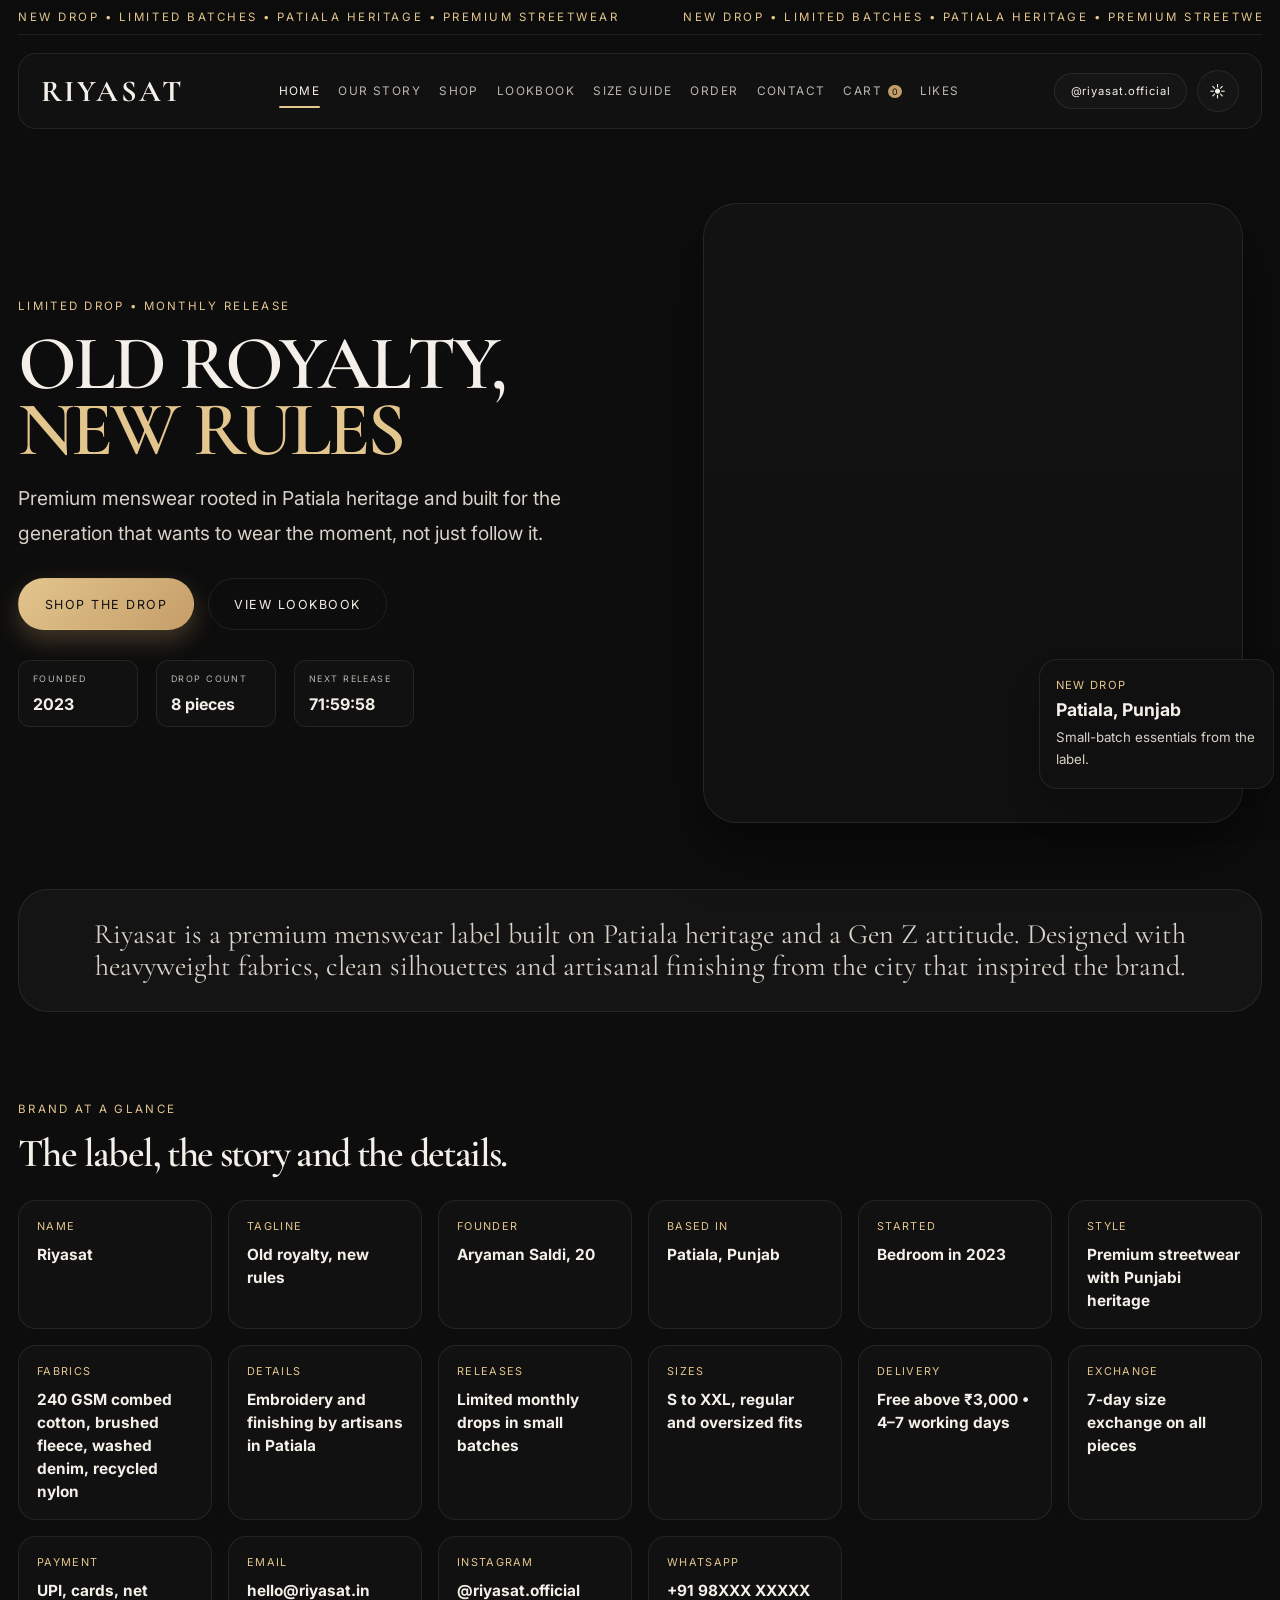
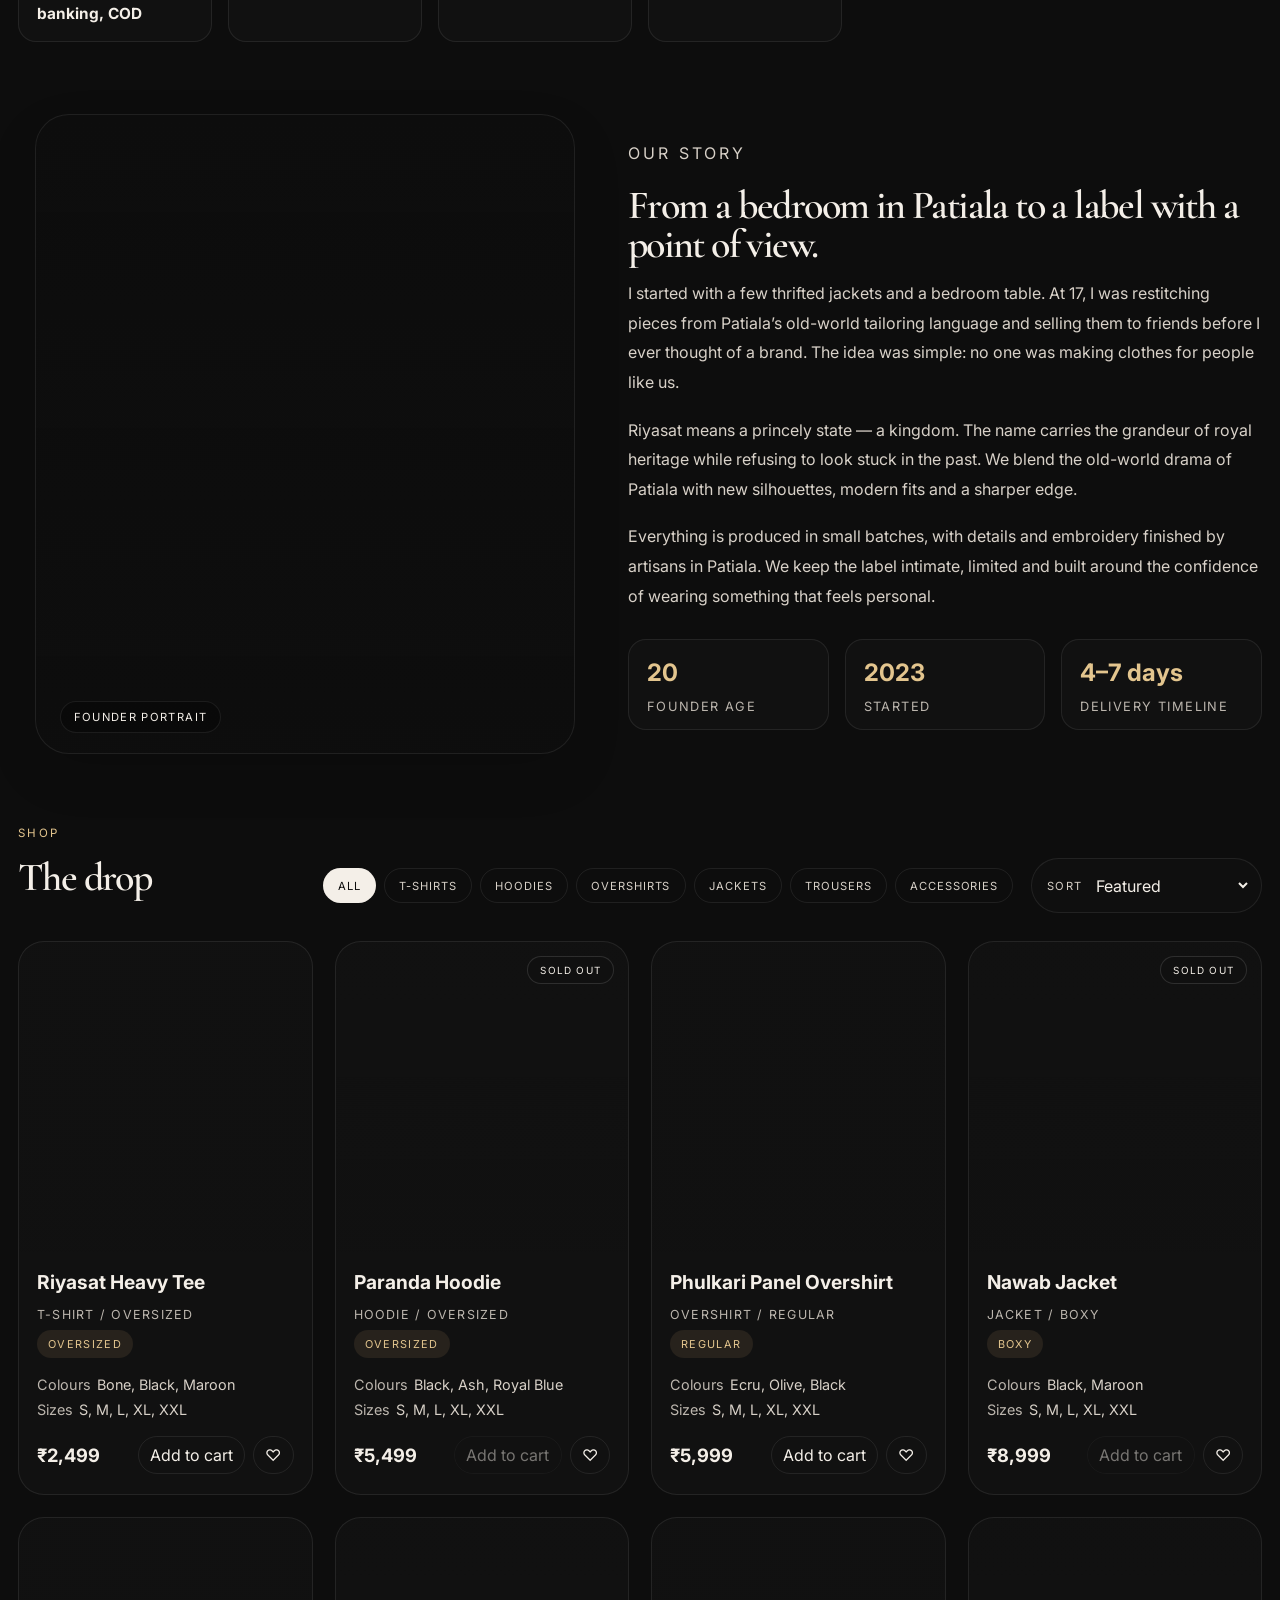
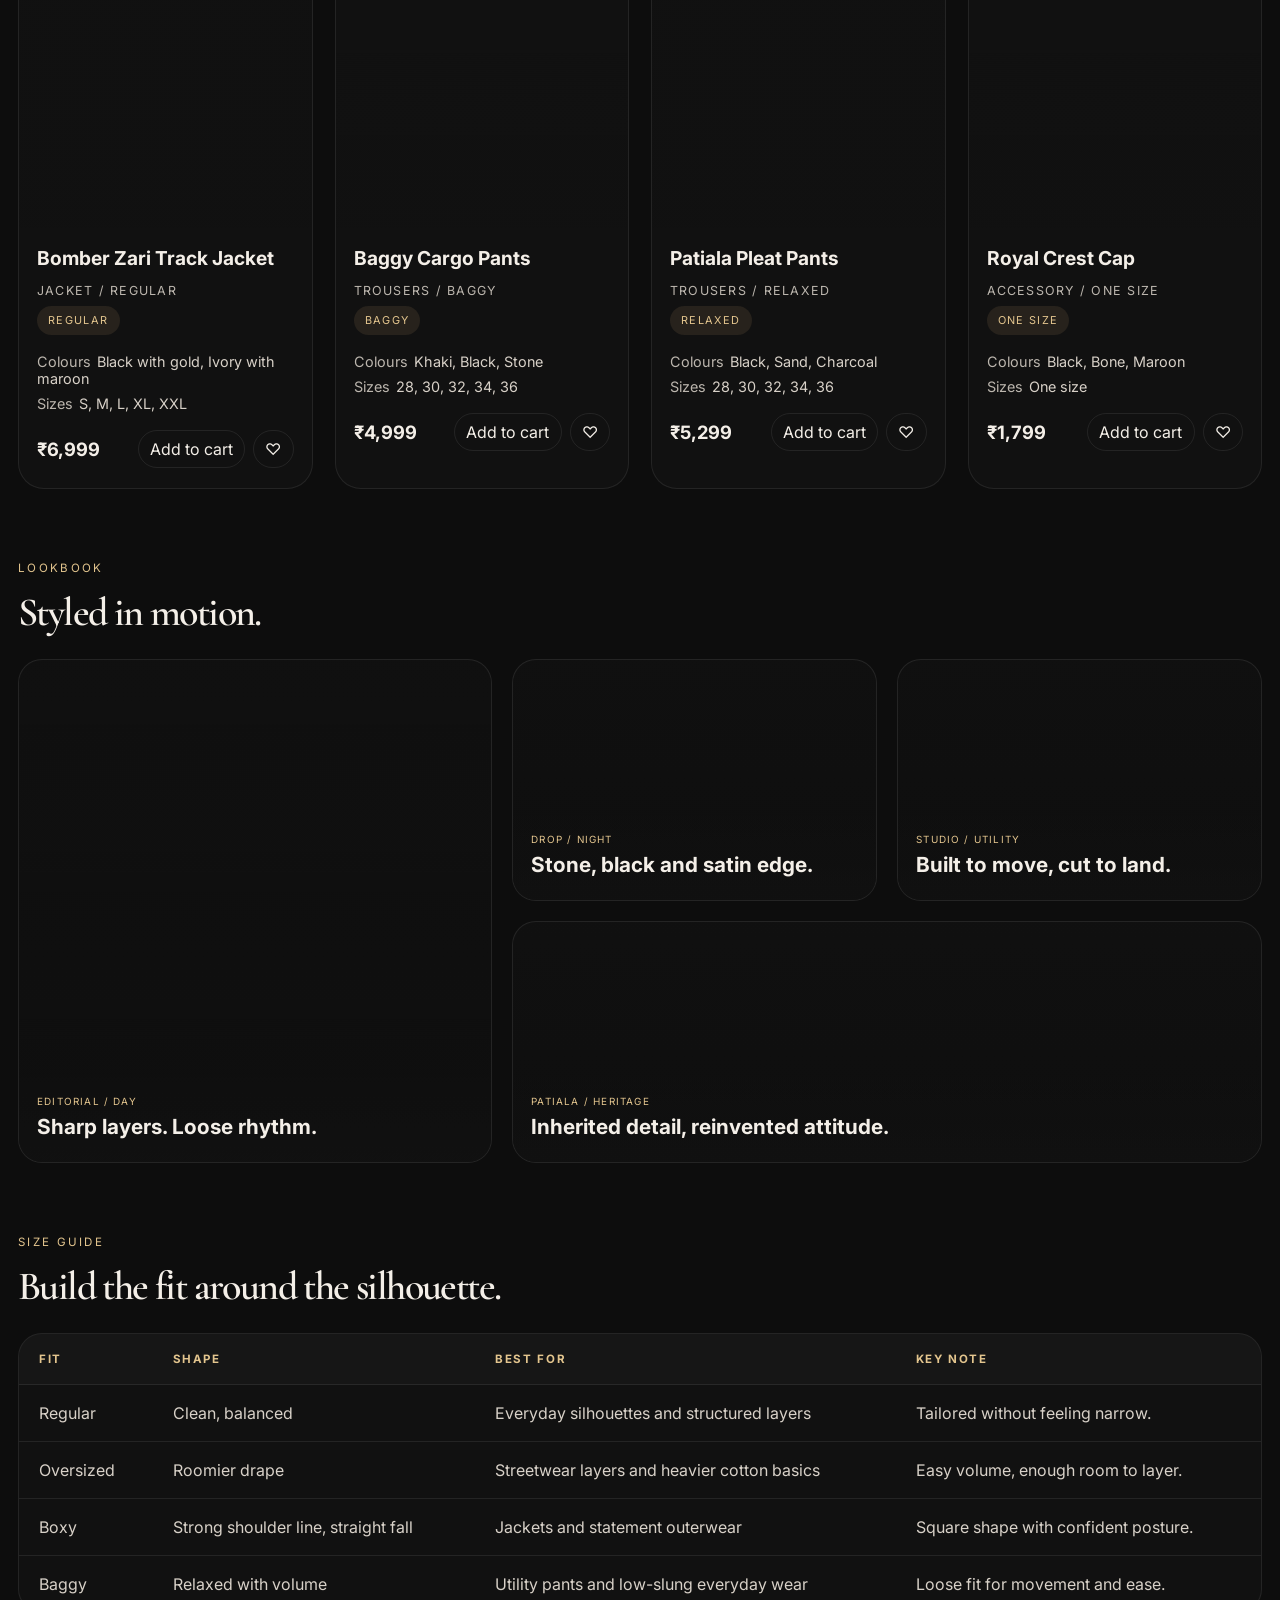
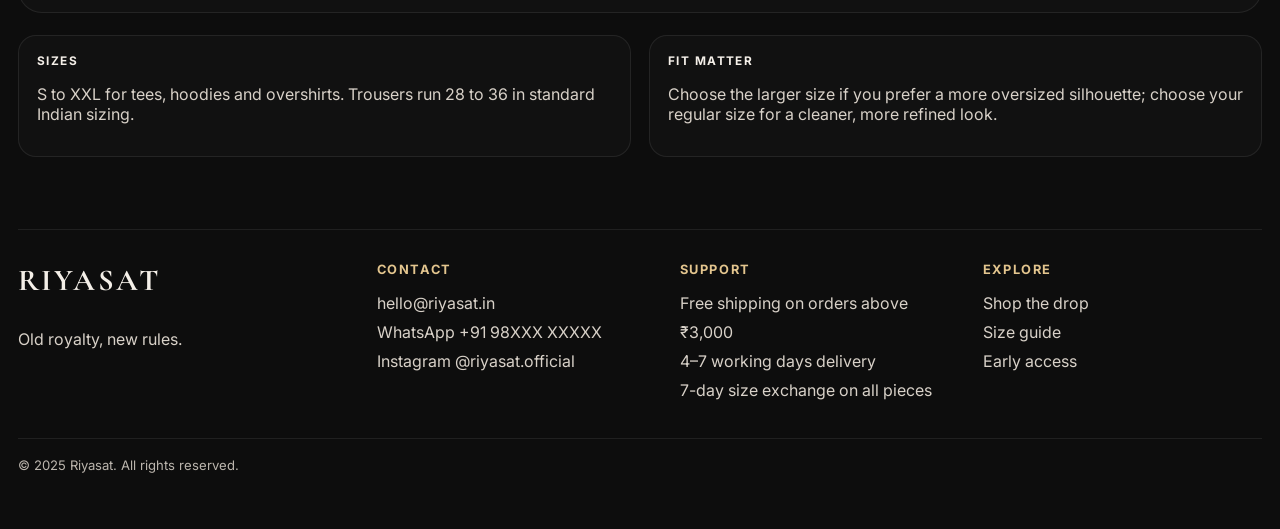
<file: Round 2/index.html>
<!doctype html>
<html lang="en">
  <head>
    <meta charset="UTF-8" />
    <meta name="viewport" content="width=device-width, initial-scale=1.0" />
    <meta
      name="description"
      content="Riyasat brings Patiala heritage into premium modern menswear with limited monthly drops, premium fabrics and rebellious style."
    />

    <link
      rel="shortcut icon"
      href="https://images.unsplash.com/photo-1521572267360-ee0c2909d518?auto=format&fit=crop&w=900&q=80"
      type="image/x-icon"
    />

    <title>Riyasat | Old royalty, new rules</title>
    <link rel="preconnect" href="https://fonts.googleapis.com" />
    <link rel="preconnect" href="https://fonts.gstatic.com" crossorigin />
    <link
      href="https://fonts.googleapis.com/css2?family=Cormorant+Garamond:wght@500;600;700&family=Inter:wght@400;500;600;700;800;900&display=swap"
      rel="stylesheet"
    />
    <link rel="stylesheet" href="styles.css" />
  </head>
  <body data-page="home">
    <div class="page-shell">
      <div data-shared-header></div>

      <main>
        <header id="home" class="hero">
          <div class="hero-copy">
            <p class="eyebrow">Limited drop • monthly release</p>
            <h1>OLD ROYALTY,<br /><span>NEW RULES</span></h1>
            <p class="lead">
              Premium menswear rooted in Patiala heritage and built for the
              generation that wants to wear the moment, not just follow it.
            </p>
            <div class="cta-row">
              <a href="shop.html" class="btn btn-primary">Shop the Drop</a>
              <a href="lookbook.html" class="btn btn-secondary"
                >View Lookbook</a
              >
            </div>
            <div class="hero-meta">
              <div>
                <span>Founded</span>
                <strong>2023</strong>
              </div>
              <div>
                <span>Drop count</span>
                <strong>8 pieces</strong>
              </div>
              <div>
                <span>Next release</span>
                <strong id="countdownText">--:--:--</strong>
              </div>
            </div>
          </div>

          <div class="hero-visual" aria-label="Riyasat product editorial image">
            <div class="hero-card hero-card-large">
              <div class="hero-image image-one"></div>
            </div>
            <div class="floating-card">
              <span>New Drop</span>
              <strong>Patiala, Punjab</strong>
              <small>Small-batch essentials from the label.</small>
            </div>
          </div>
        </header>

        <section class="brand-statement">
          <p>
            Riyasat is a premium menswear label built on Patiala heritage and a
            Gen Z attitude. Designed with heavyweight fabrics, clean silhouettes
            and artisanal finishing from the city that inspired the brand.
          </p>
        </section>

        <section class="brand-glance section-block">
          <div class="section-heading single-line">
            <div>
              <p class="section-tag">Brand at a glance</p>
              <h2>The label, the story and the details.</h2>
            </div>
          </div>
          <div class="glance-grid">
            <div class="glance-card">
              <span>Name</span><strong>Riyasat</strong>
            </div>
            <div class="glance-card">
              <span>Tagline</span><strong>Old royalty, new rules</strong>
            </div>
            <div class="glance-card">
              <span>Founder</span><strong>Aryaman Saldi, 20</strong>
            </div>
            <div class="glance-card">
              <span>Based in</span><strong>Patiala, Punjab</strong>
            </div>
            <div class="glance-card">
              <span>Started</span><strong>Bedroom in 2023</strong>
            </div>
            <div class="glance-card">
              <span>Style</span
              ><strong>Premium streetwear with Punjabi heritage</strong>
            </div>
            <div class="glance-card">
              <span>Fabrics</span
              ><strong
                >240 GSM combed cotton, brushed fleece, washed denim, recycled
                nylon</strong
              >
            </div>
            <div class="glance-card">
              <span>Details</span
              ><strong>Embroidery and finishing by artisans in Patiala</strong>
            </div>
            <div class="glance-card">
              <span>Releases</span
              ><strong>Limited monthly drops in small batches</strong>
            </div>
            <div class="glance-card">
              <span>Sizes</span
              ><strong>S to XXL, regular and oversized fits</strong>
            </div>
            <div class="glance-card">
              <span>Delivery</span
              ><strong>Free above ₹3,000 • 4–7 working days</strong>
            </div>
            <div class="glance-card">
              <span>Exchange</span
              ><strong>7-day size exchange on all pieces</strong>
            </div>
            <div class="glance-card">
              <span>Payment</span><strong>UPI, cards, net banking, COD</strong>
            </div>
            <div class="glance-card">
              <span>Email</span><strong>hello@riyasat.in</strong>
            </div>
            <div class="glance-card">
              <span>Instagram</span><strong>@riyasat.official</strong>
            </div>
            <div class="glance-card">
              <span>WhatsApp</span><strong>+91 98XXX XXXXX</strong>
            </div>
          </div>
        </section>

        <section id="story" class="story section-block">
          <div class="story-media">
            <div class="founder-visual">
              <div class="founder-photo">
                <span>Founder portrait</span>
              </div>
            </div>
          </div>
          <div class="story-copy">
            <p class="section-tag">Our story</p>
            <h2>From a bedroom in Patiala to a label with a point of view.</h2>
            <p>
              I started with a few thrifted jackets and a bedroom table. At 17,
              I was restitching pieces from Patiala’s old-world tailoring
              language and selling them to friends before I ever thought of a
              brand. The idea was simple: no one was making clothes for people
              like us.
            </p>
            <p>
              Riyasat means a princely state — a kingdom. The name carries the
              grandeur of royal heritage while refusing to look stuck in the
              past. We blend the old-world drama of Patiala with new
              silhouettes, modern fits and a sharper edge.
            </p>
            <p>
              Everything is produced in small batches, with details and
              embroidery finished by artisans in Patiala. We keep the label
              intimate, limited and built around the confidence of wearing
              something that feels personal.
            </p>
            <div class="story-facts">
              <div>
                <strong>20</strong>
                <span>Founder age</span>
              </div>
              <div>
                <strong>2023</strong>
                <span>Started</span>
              </div>
              <div>
                <strong>4–7 days</strong>
                <span>Delivery timeline</span>
              </div>
            </div>
          </div>
        </section>

        <section id="shop" class="shop section-block">
          <div class="section-heading">
            <div>
              <p class="section-tag">Shop</p>
              <h2>The drop</h2>
            </div>
            <div class="shop-controls">
              <div
                class="filter-group"
                role="tablist"
                aria-label="Filter by category"
              >
                <button
                  class="filter-button is-active"
                  data-filter="all"
                  type="button"
                >
                  All
                </button>
                <button
                  class="filter-button"
                  data-filter="t-shirt"
                  type="button"
                >
                  T-shirts
                </button>
                <button
                  class="filter-button"
                  data-filter="hoodie"
                  type="button"
                >
                  Hoodies
                </button>
                <button
                  class="filter-button"
                  data-filter="overshirt"
                  type="button"
                >
                  Overshirts
                </button>
                <button
                  class="filter-button"
                  data-filter="jacket"
                  type="button"
                >
                  Jackets
                </button>
                <button
                  class="filter-button"
                  data-filter="trousers"
                  type="button"
                >
                  Trousers
                </button>
                <button
                  class="filter-button"
                  data-filter="accessory"
                  type="button"
                >
                  Accessories
                </button>
              </div>
              <label class="sort-wrap" aria-label="Sort products by price">
                <span>Sort</span>
                <select id="sortSelect">
                  <option value="featured">Featured</option>
                  <option value="low-high">Price: Low to High</option>
                  <option value="high-low">Price: High to Low</option>
                </select>
              </label>
            </div>
          </div>
          <div id="productGrid" class="product-grid" aria-live="polite"></div>
        </section>

        <section id="lookbook" class="lookbook section-block">
          <div class="section-heading single-line">
            <div>
              <p class="section-tag">Lookbook</p>
              <h2>Styled in motion.</h2>
            </div>
          </div>
          <div class="lookbook-grid">
            <article class="lookbook-card tall">
              <div class="lookbook-image image-two"></div>
              <div class="lookbook-copy">
                <span>Editorial / Day</span>
                <h3>Sharp layers. Loose rhythm.</h3>
              </div>
            </article>
            <article class="lookbook-card">
              <div class="lookbook-image image-three"></div>
              <div class="lookbook-copy">
                <span>Drop / Night</span>
                <h3>Stone, black and satin edge.</h3>
              </div>
            </article>
            <article class="lookbook-card">
              <div class="lookbook-image image-four"></div>
              <div class="lookbook-copy">
                <span>Studio / Utility</span>
                <h3>Built to move, cut to land.</h3>
              </div>
            </article>
            <article class="lookbook-card wide">
              <div class="lookbook-image image-five"></div>
              <div class="lookbook-copy">
                <span>Patiala / Heritage</span>
                <h3>Inherited detail, reinvented attitude.</h3>
              </div>
            </article>
          </div>
        </section>

        <section id="guide" class="size-guide section-block">
          <div class="section-heading single-line">
            <div>
              <p class="section-tag">Size guide</p>
              <h2>Build the fit around the silhouette.</h2>
            </div>
          </div>
          <div class="guide-table-wrap">
            <table>
              <thead>
                <tr>
                  <th>Fit</th>
                  <th>Shape</th>
                  <th>Best for</th>
                  <th>Key note</th>
                </tr>
              </thead>
              <tbody>
                <tr>
                  <td>Regular</td>
                  <td>Clean, balanced</td>
                  <td>Everyday silhouettes and structured layers</td>
                  <td>Tailored without feeling narrow.</td>
                </tr>
                <tr>
                  <td>Oversized</td>
                  <td>Roomier drape</td>
                  <td>Streetwear layers and heavier cotton basics</td>
                  <td>Easy volume, enough room to layer.</td>
                </tr>
                <tr>
                  <td>Boxy</td>
                  <td>Strong shoulder line, straight fall</td>
                  <td>Jackets and statement outerwear</td>
                  <td>Square shape with confident posture.</td>
                </tr>
                <tr>
                  <td>Baggy</td>
                  <td>Relaxed with volume</td>
                  <td>Utility pants and low-slung everyday wear</td>
                  <td>Loose fit for movement and ease.</td>
                </tr>
              </tbody>
            </table>
          </div>
          <div class="size-notes">
            <div>
              <strong>Sizes</strong>
              <p>
                S to XXL for tees, hoodies and overshirts. Trousers run 28 to 36
                in standard Indian sizing.
              </p>
            </div>
            <div>
              <strong>Fit matter</strong>
              <p>
                Choose the larger size if you prefer a more oversized
                silhouette; choose your regular size for a cleaner, more refined
                look.
              </p>
            </div>
          </div>
        </section>

      </main>

      <div data-shared-footer></div>
    </div>

    <div id="quickViewModal" class="modal hidden" aria-hidden="true">
      <div class="modal-backdrop" data-close="true"></div>
      <div
        class="modal-card"
        role="dialog"
        aria-modal="true"
        aria-labelledby="modalTitle"
      >
        <button class="modal-close" type="button" aria-label="Close quick view">
          ×
        </button>
        <div class="modal-media">
          <div class="quick-view-image"></div>
        </div>
        <div class="modal-copy">
          <p class="section-tag" id="modalCategory">Product</p>
          <h3 id="modalTitle">Title</h3>
          <p class="modal-price" id="modalPrice">₹0</p>
          <ul class="modal-specs" id="modalSpecs"></ul>
          <button class="btn btn-primary modal-cta" type="button">
            Continue to order
          </button>
        </div>
      </div>
    </div>

    <script src="products.js"></script><script src="script.js"></script><script src="pages.js"></script>
  </body>
</html>
</file>
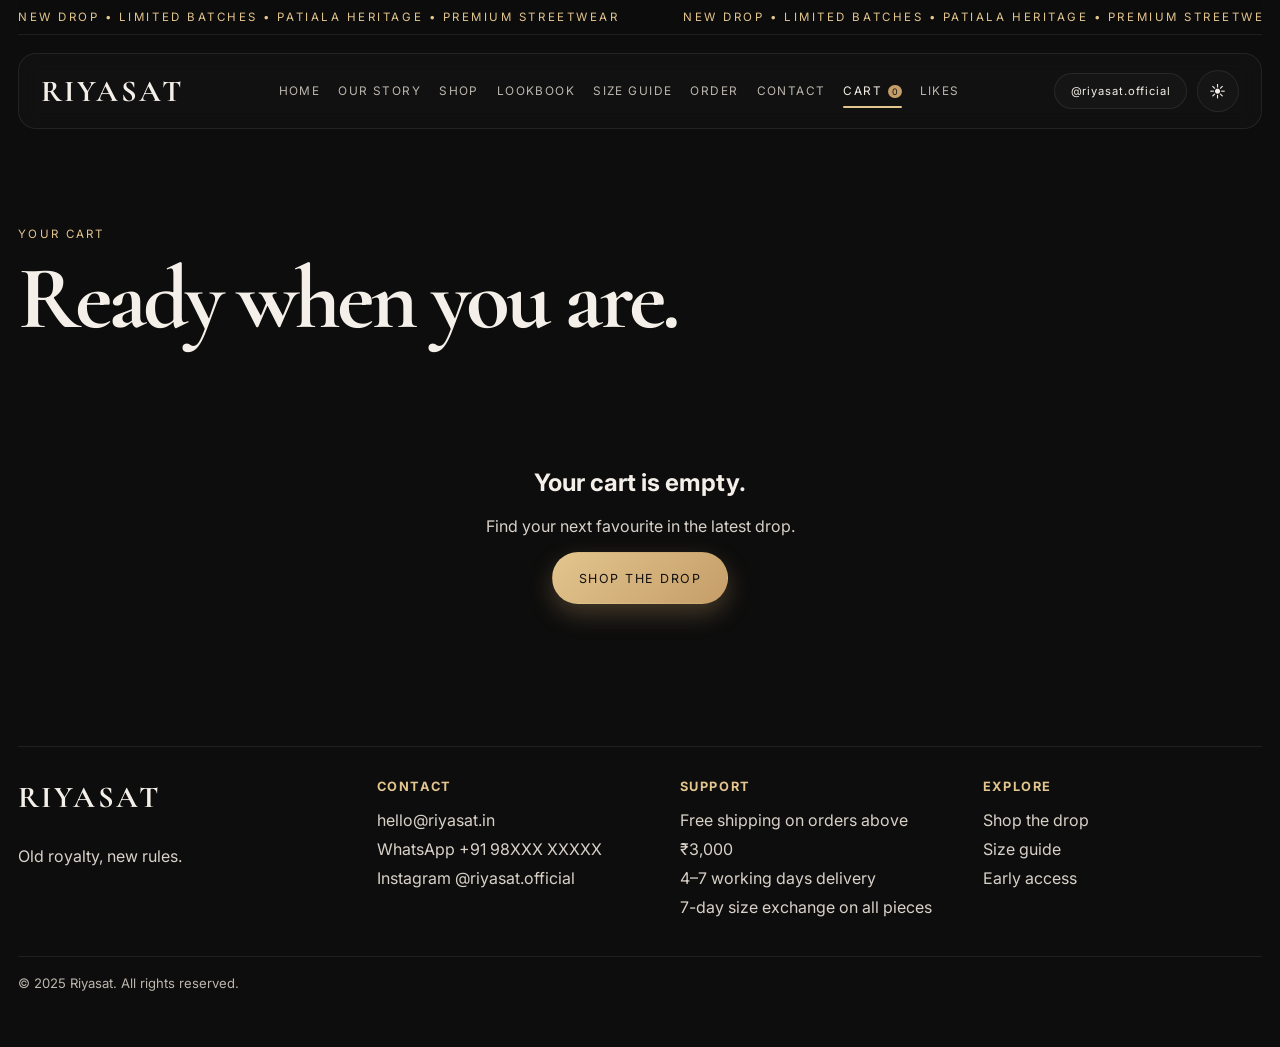
<file: Round 2/cart.html>
<!DOCTYPE html>
<html lang="en">
<head>
  <meta charset="UTF-8"><meta name="viewport" content="width=device-width, initial-scale=1">
  <meta name="description" content="Your Riyasat cart.">
  <title>Your Cart | Riyasat</title>
  <link rel="preconnect" href="https://fonts.googleapis.com"><link rel="preconnect" href="https://fonts.gstatic.com" crossorigin>
  <link href="https://fonts.googleapis.com/css2?family=Cormorant+Garamond:wght@500;600;700&family=Inter:wght@400;500;600;700;800;900&display=swap" rel="stylesheet"><link rel="stylesheet" href="styles.css">
</head>
<body data-page="cart">
  <div class="page-shell">
    <div data-shared-header></div>
    <main class="standalone-main">
      <header class="page-intro"><p class="section-tag">Your cart</p><h1>Ready when you are.</h1></header>
      <section class="empty-state" id="cartEmpty"><h2>Your cart is empty.</h2><p>Find your next favourite in the latest drop.</p><a class="btn btn-primary" href="shop.html">Shop the drop</a></section>
      <div class="cart-layout hidden" id="cartLayout"><div class="cart-items" id="cartItems"></div><aside class="cart-total"><h2>Order total</h2><p id="cartTotal">₹0</p><span id="cartShipping"></span><a class="btn btn-primary" href="order.html">Continue to order</a></aside></div>
    </main>
    <div data-shared-footer></div>
  </div><script src="products.js"></script><script src="pages.js"></script>
</body>
</html>
</file>
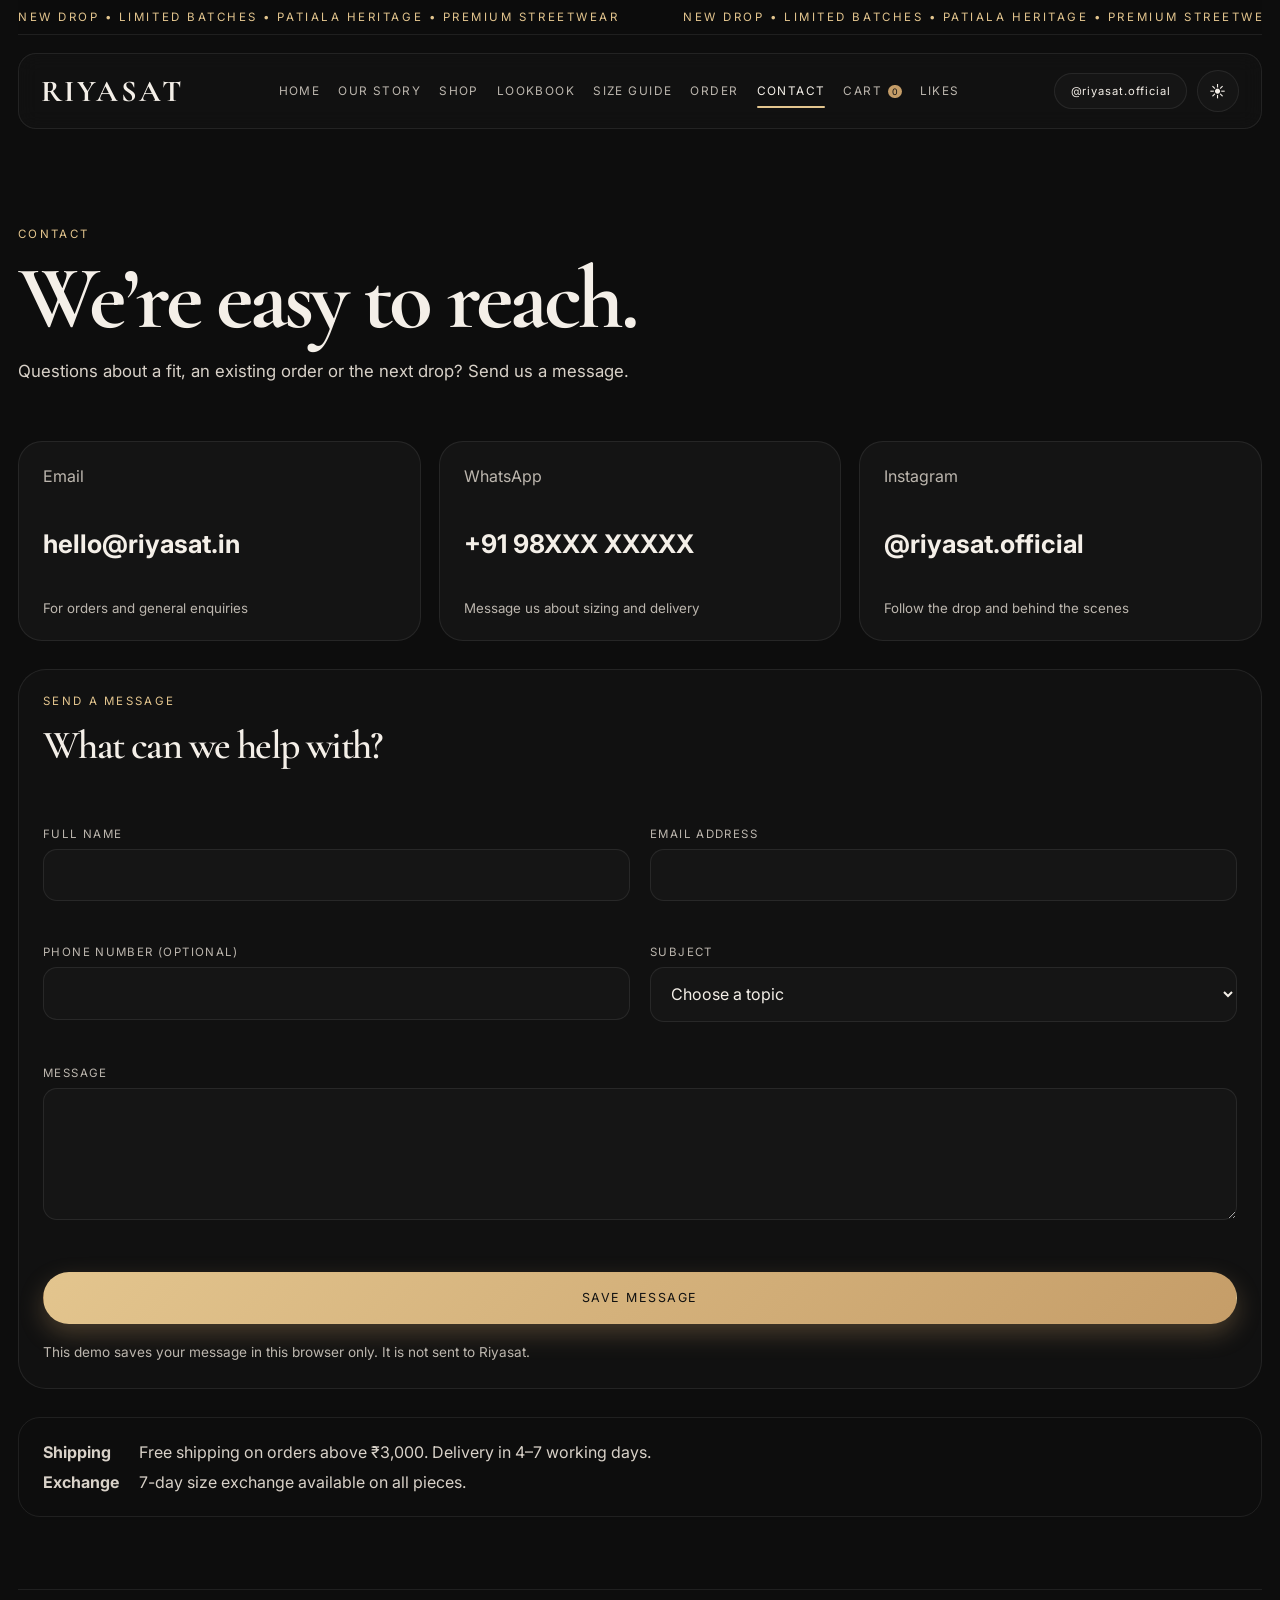
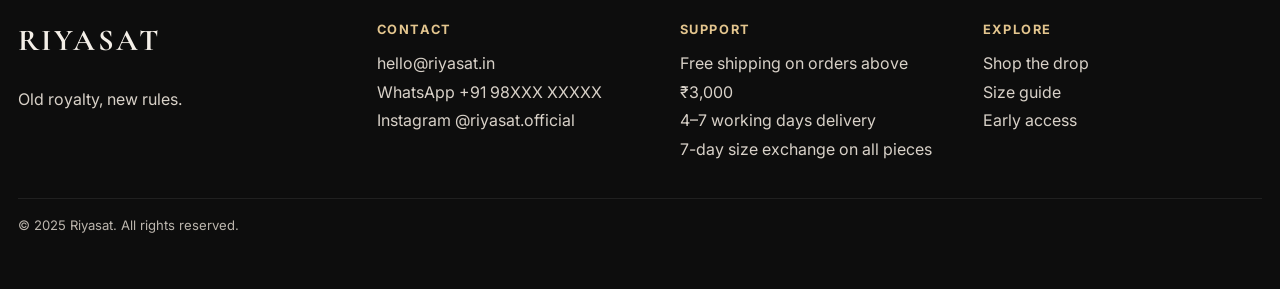
<file: Round 2/contact.html>
<!DOCTYPE html>
<html lang="en">
<head>
  <meta charset="UTF-8"><meta name="viewport" content="width=device-width, initial-scale=1">
  <meta name="description" content="Contact Riyasat for product, order and customer support enquiries.">
  <title>Contact | Riyasat</title>
  <link rel="preconnect" href="https://fonts.googleapis.com"><link rel="preconnect" href="https://fonts.gstatic.com" crossorigin>
  <link href="https://fonts.googleapis.com/css2?family=Cormorant+Garamond:wght@500;600;700&family=Inter:wght@400;500;600;700;800;900&display=swap" rel="stylesheet"><link rel="stylesheet" href="styles.css">
</head>
<body data-page="contact">
  <div class="page-shell">
    <div data-shared-header></div>
    <main class="standalone-main">
      <header class="page-intro">
        <p class="section-tag">Contact</p>
        <h1>We’re easy to reach.</h1>
        <p>Questions about a fit, an existing order or the next drop? Send us a message.</p>
      </header>
      <div class="contact-grid">
        <a class="contact-card" href="mailto:hello@riyasat.in"><span>Email</span><strong>hello@riyasat.in</strong><small>For orders and general enquiries</small></a>
        <a class="contact-card" href="https://wa.me/9198XXXXXXXXX" target="_blank" rel="noreferrer"><span>WhatsApp</span><strong>+91 98XXX XXXXX</strong><small>Message us about sizing and delivery</small></a>
        <a class="contact-card" href="https://instagram.com/riyasat.official" target="_blank" rel="noreferrer"><span>Instagram</span><strong>@riyasat.official</strong><small>Follow the drop and behind the scenes</small></a>
      </div>
      <form id="contactForm" class="order-form contact-form" novalidate>
        <div class="section-heading single-line"><div><p class="section-tag">Send a message</p><h2>What can we help with?</h2></div></div>
        <div class="form-grid">
          <div class="field"><label for="contactName">Full name</label><input id="contactName" name="name" type="text" autocomplete="name" required><small class="error-message" data-error-for="contactName"></small></div>
          <div class="field"><label for="contactEmail">Email address</label><input id="contactEmail" name="email" type="email" autocomplete="email" required><small class="error-message" data-error-for="contactEmail"></small></div>
          <div class="field"><label for="contactPhone">Phone number <span>(optional)</span></label><input id="contactPhone" name="phone" type="tel" inputmode="numeric" maxlength="10" autocomplete="tel"><small class="error-message" data-error-for="contactPhone"></small></div>
          <div class="field"><label for="contactSubject">Subject</label><select id="contactSubject" name="subject" required><option value="">Choose a topic</option><option>Product and sizing</option><option>Existing order</option><option>Shipping and exchange</option><option>General enquiry</option></select><small class="error-message" data-error-for="contactSubject"></small></div>
          <div class="field field-wide"><label for="contactMessage">Message</label><textarea id="contactMessage" name="message" rows="5" required></textarea><small class="error-message" data-error-for="contactMessage"></small></div>
        </div>
        <button class="btn btn-primary submit-btn" type="submit">Save message</button>
        <p class="form-note">This demo saves your message in this browser only. It is not sent to Riyasat.</p>
      </form>
      <section id="contactSuccess" class="success-state hidden" aria-live="polite">
        <div class="success-card"><p class="section-tag">Saved in this browser</p><h3>Thanks for getting in touch.</h3><p>Your contact details and message have been saved locally on this device.</p></div>
      </section>
      <div class="info-band"><strong>Shipping</strong><p>Free shipping on orders above ₹3,000. Delivery in 4–7 working days.</p><strong>Exchange</strong><p>7-day size exchange available on all pieces.</p></div>
    </main>
    <div data-shared-footer></div>
  </div>
  <script src="products.js"></script><script src="pages.js"></script>
</body>
</html>
</file>
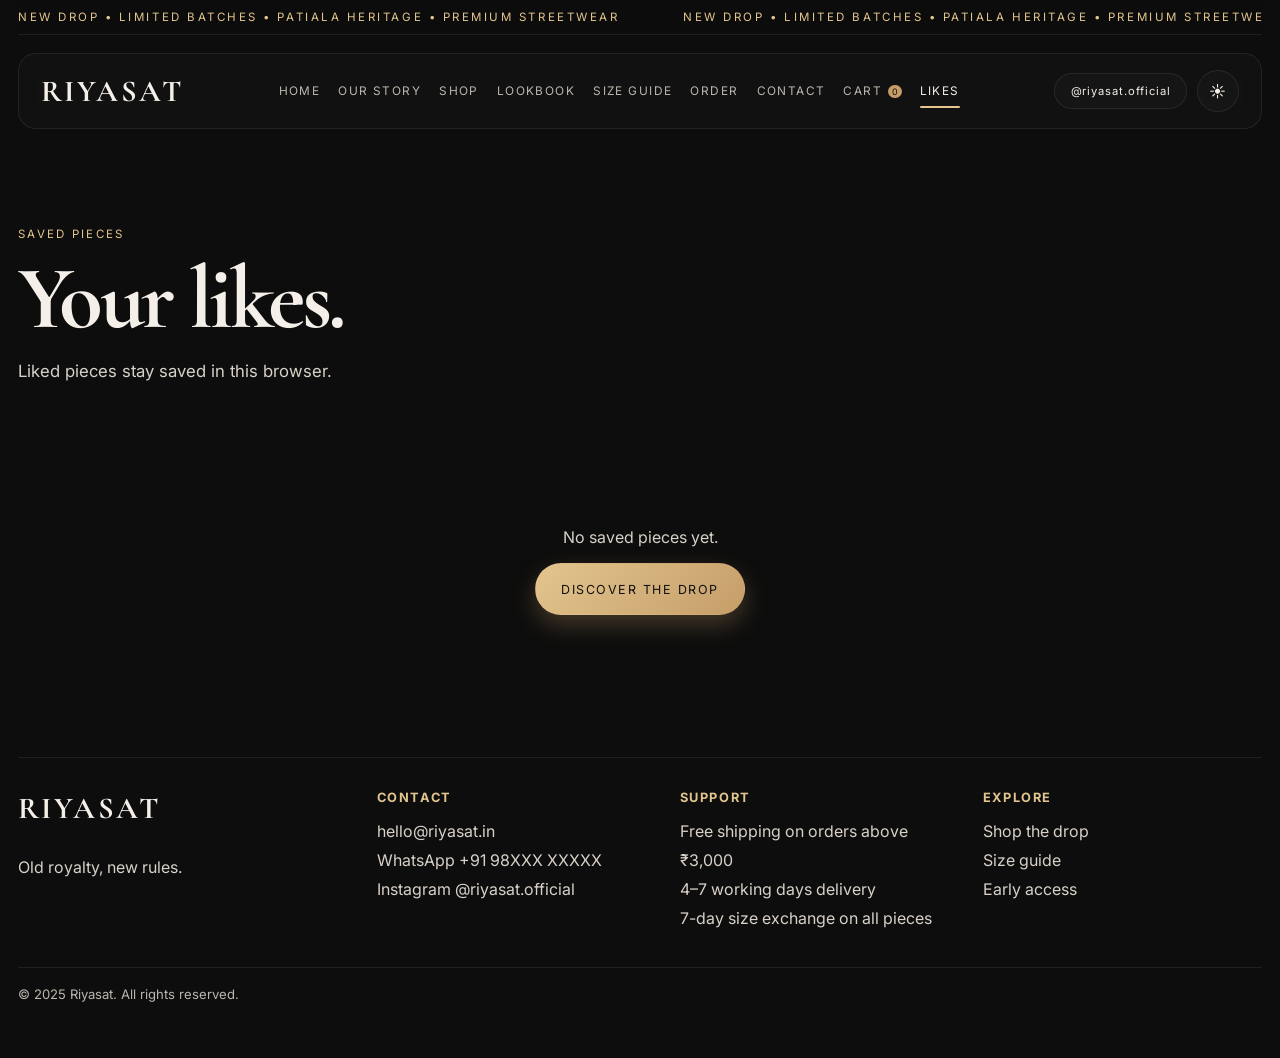
<file: Round 2/favorites.html>
<!DOCTYPE html>
<html lang="en">
<head>
  <meta charset="UTF-8"><meta name="viewport" content="width=device-width, initial-scale=1">
  <meta name="description" content="Your saved Riyasat pieces.">
  <title>Liked Pieces | Riyasat</title>
  <link rel="preconnect" href="https://fonts.googleapis.com"><link rel="preconnect" href="https://fonts.gstatic.com" crossorigin>
  <link href="https://fonts.googleapis.com/css2?family=Cormorant+Garamond:wght@500;600;700&family=Inter:wght@400;500;600;700;800;900&display=swap" rel="stylesheet"><link rel="stylesheet" href="styles.css">
</head>
<body data-page="favorites">
  <div class="page-shell">
    <div data-shared-header></div>
    <main class="standalone-main">
      <header class="page-intro"><p class="section-tag">Saved pieces</p><h1>Your likes.</h1><p>Liked pieces stay saved in this browser.</p></header>
      <section class="empty-state" id="favoriteEmpty"><p>No saved pieces yet.</p><a class="btn btn-primary" href="shop.html">Discover the drop</a></section>
      <div class="product-grid hidden" id="favoriteGrid"></div>
    </main>
    <div data-shared-footer></div>
  </div><script src="products.js"></script><script src="pages.js"></script>
</body>
</html>
</file>
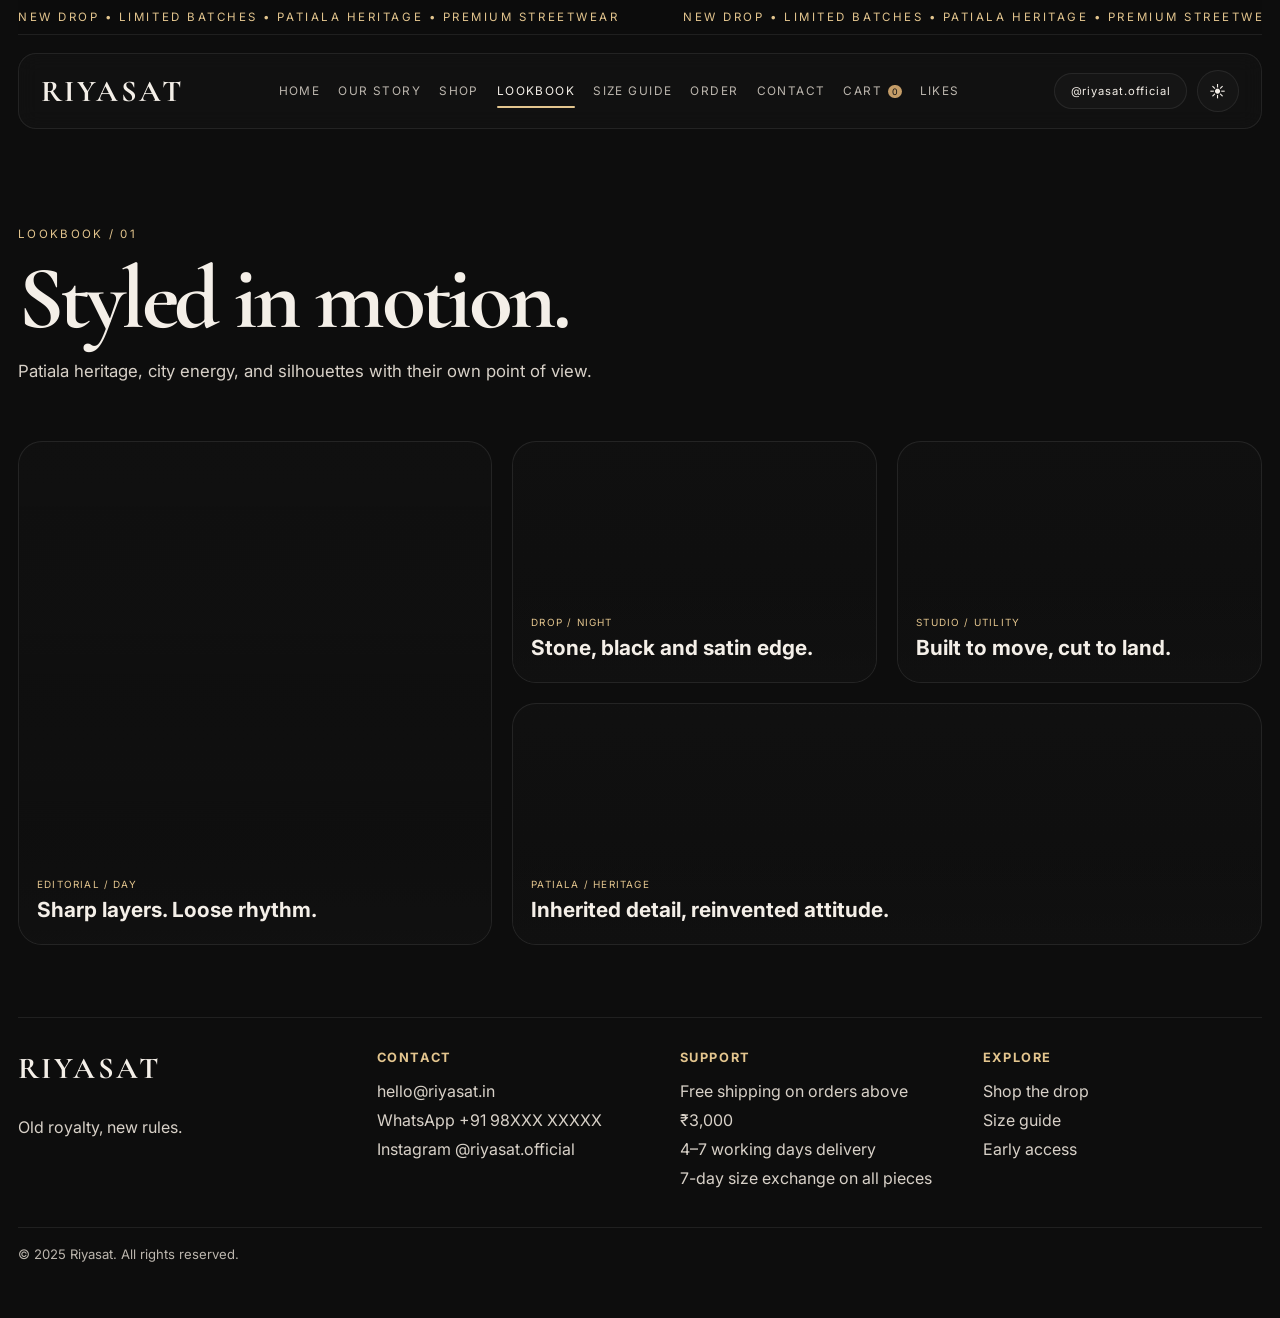
<file: Round 2/lookbook.html>
<!DOCTYPE html>
<html lang="en">
<head>
  <meta charset="UTF-8"><meta name="viewport" content="width=device-width, initial-scale=1">
  <meta name="description" content="Riyasat editorial lookbook.">
  <title>Lookbook | Riyasat</title>
  <link rel="preconnect" href="https://fonts.googleapis.com"><link rel="preconnect" href="https://fonts.gstatic.com" crossorigin>
  <link href="https://fonts.googleapis.com/css2?family=Cormorant+Garamond:wght@500;600;700&family=Inter:wght@400;500;600;700;800;900&display=swap" rel="stylesheet"><link rel="stylesheet" href="styles.css">
</head>
<body data-page="lookbook">
  <div class="page-shell">
    <div data-shared-header></div>
    <main class="standalone-main">
      <header class="page-intro"><p class="section-tag">Lookbook / 01</p><h1>Styled in motion.</h1><p>Patiala heritage, city energy, and silhouettes with their own point of view.</p></header>
      <div class="lookbook-grid">
        <article class="lookbook-card tall"><div class="lookbook-image image-two"></div><div class="lookbook-copy"><span>Editorial / Day</span><h3>Sharp layers. Loose rhythm.</h3></div></article>
        <article class="lookbook-card"><div class="lookbook-image image-three"></div><div class="lookbook-copy"><span>Drop / Night</span><h3>Stone, black and satin edge.</h3></div></article>
        <article class="lookbook-card"><div class="lookbook-image image-four"></div><div class="lookbook-copy"><span>Studio / Utility</span><h3>Built to move, cut to land.</h3></div></article>
        <article class="lookbook-card wide"><div class="lookbook-image image-five"></div><div class="lookbook-copy"><span>Patiala / Heritage</span><h3>Inherited detail, reinvented attitude.</h3></div></article>
      </div>
    </main>
    <div data-shared-footer></div>
  </div><script src="products.js"></script><script src="pages.js"></script>
</body>
</html>
</file>
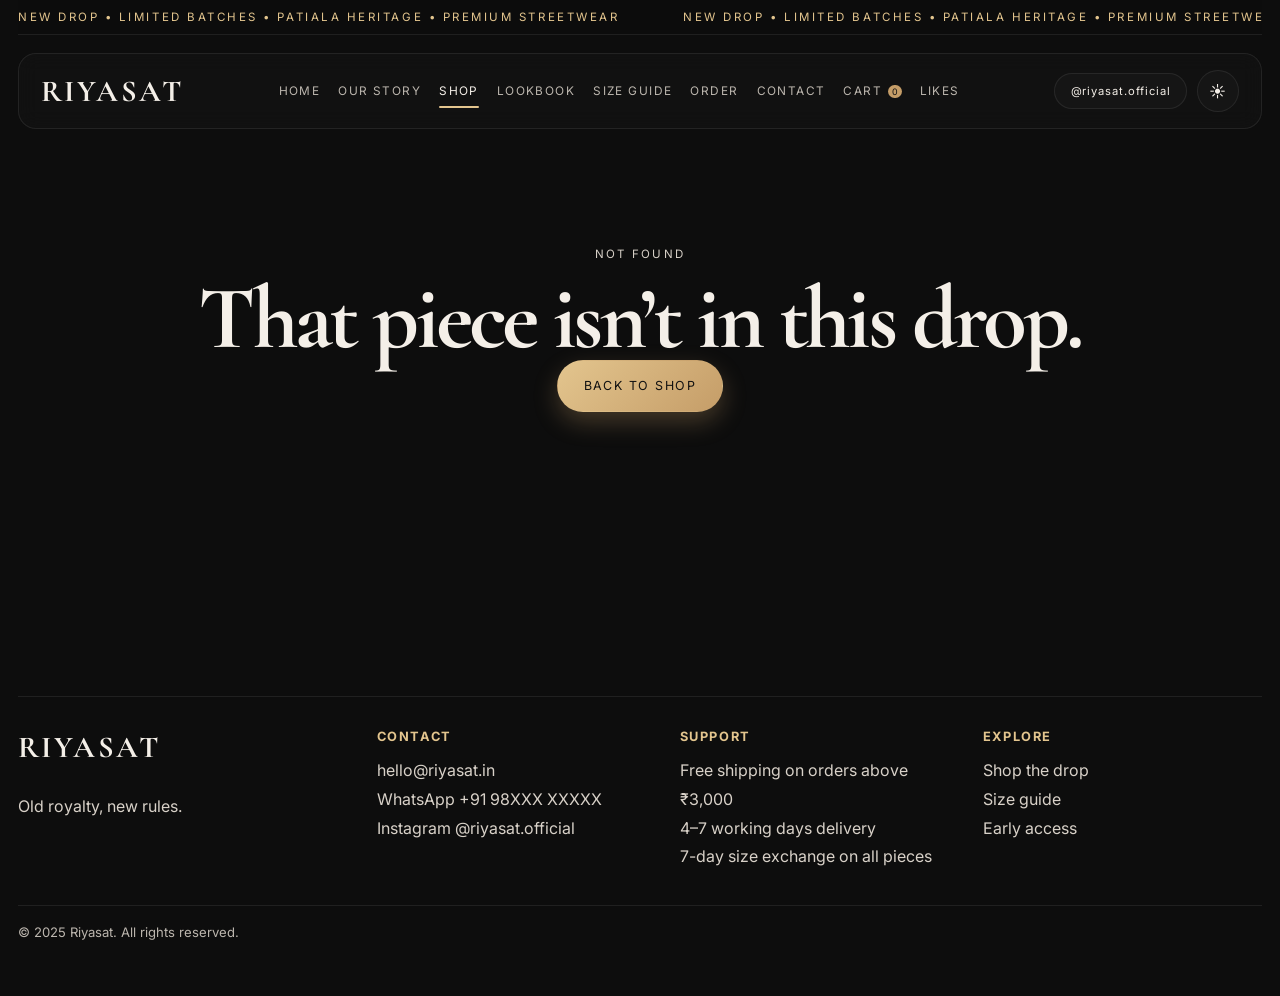
<file: Round 2/product.html>
<!DOCTYPE html>
<html lang="en">
<head>
  <meta charset="UTF-8"><meta name="viewport" content="width=device-width, initial-scale=1">
  <meta name="description" content="Product details from the Riyasat limited drop.">
  <title>Product | Riyasat</title>
  <link rel="preconnect" href="https://fonts.googleapis.com"><link rel="preconnect" href="https://fonts.gstatic.com" crossorigin>
  <link href="https://fonts.googleapis.com/css2?family=Cormorant+Garamond:wght@500;600;700&family=Inter:wght@400;500;600;700;800;900&display=swap" rel="stylesheet"><link rel="stylesheet" href="styles.css">
</head>
<body data-page="product">
  <div class="page-shell">
    <div data-shared-header></div>
    <main class="standalone-main">
      <div class="product-detail" id="productView">
        <div class="product-detail-image" id="detailImage"></div>
        <div class="product-detail-copy"><p class="section-tag" id="detailCategory">Limited drop</p><h1 id="detailName">Product</h1><p class="product-detail-price"><span id="detailPrice"></span> <small>incl. GST</small></p>
          <p class="product-detail-description" id="detailDescription"></p><p class="product-detail-fit" id="detailFitSizes"></p>
          <p class="product-detail-fit"><strong>Available colours:</strong> <span id="detailColorsText"></span></p>
          <label class="detail-field" for="detailColour">Colour<select id="detailColour"></select></label>
          <label class="detail-field" for="detailSize">Size<select id="detailSize"></select></label>
          <label class="detail-field" for="detailQuantity">Quantity<input id="detailQuantity" type="number" min="1" max="5" value="1"></label>
          <div class="detail-actions"><button class="btn btn-primary" id="detailAdd" type="button">Add to cart</button><button class="btn btn-secondary page-like" id="detailLike" type="button" aria-pressed="false">♡ Like</button></div>
          <p class="shipping-message">Free shipping on orders above ₹3,000 · 7-day size exchange.</p><a class="text-link" href="shop.html">← Back to all pieces</a>
        </div>
      </div>
      <section id="productNotFound" class="empty-state hidden"><p class="section-tag">Not found</p><h1>That piece isn’t in this drop.</h1><a class="btn btn-primary" href="shop.html">Back to shop</a></section>
    </main>
    <div data-shared-footer></div>
  </div>
  <script src="products.js"></script><script src="pages.js"></script>
</body>
</html>
</file>
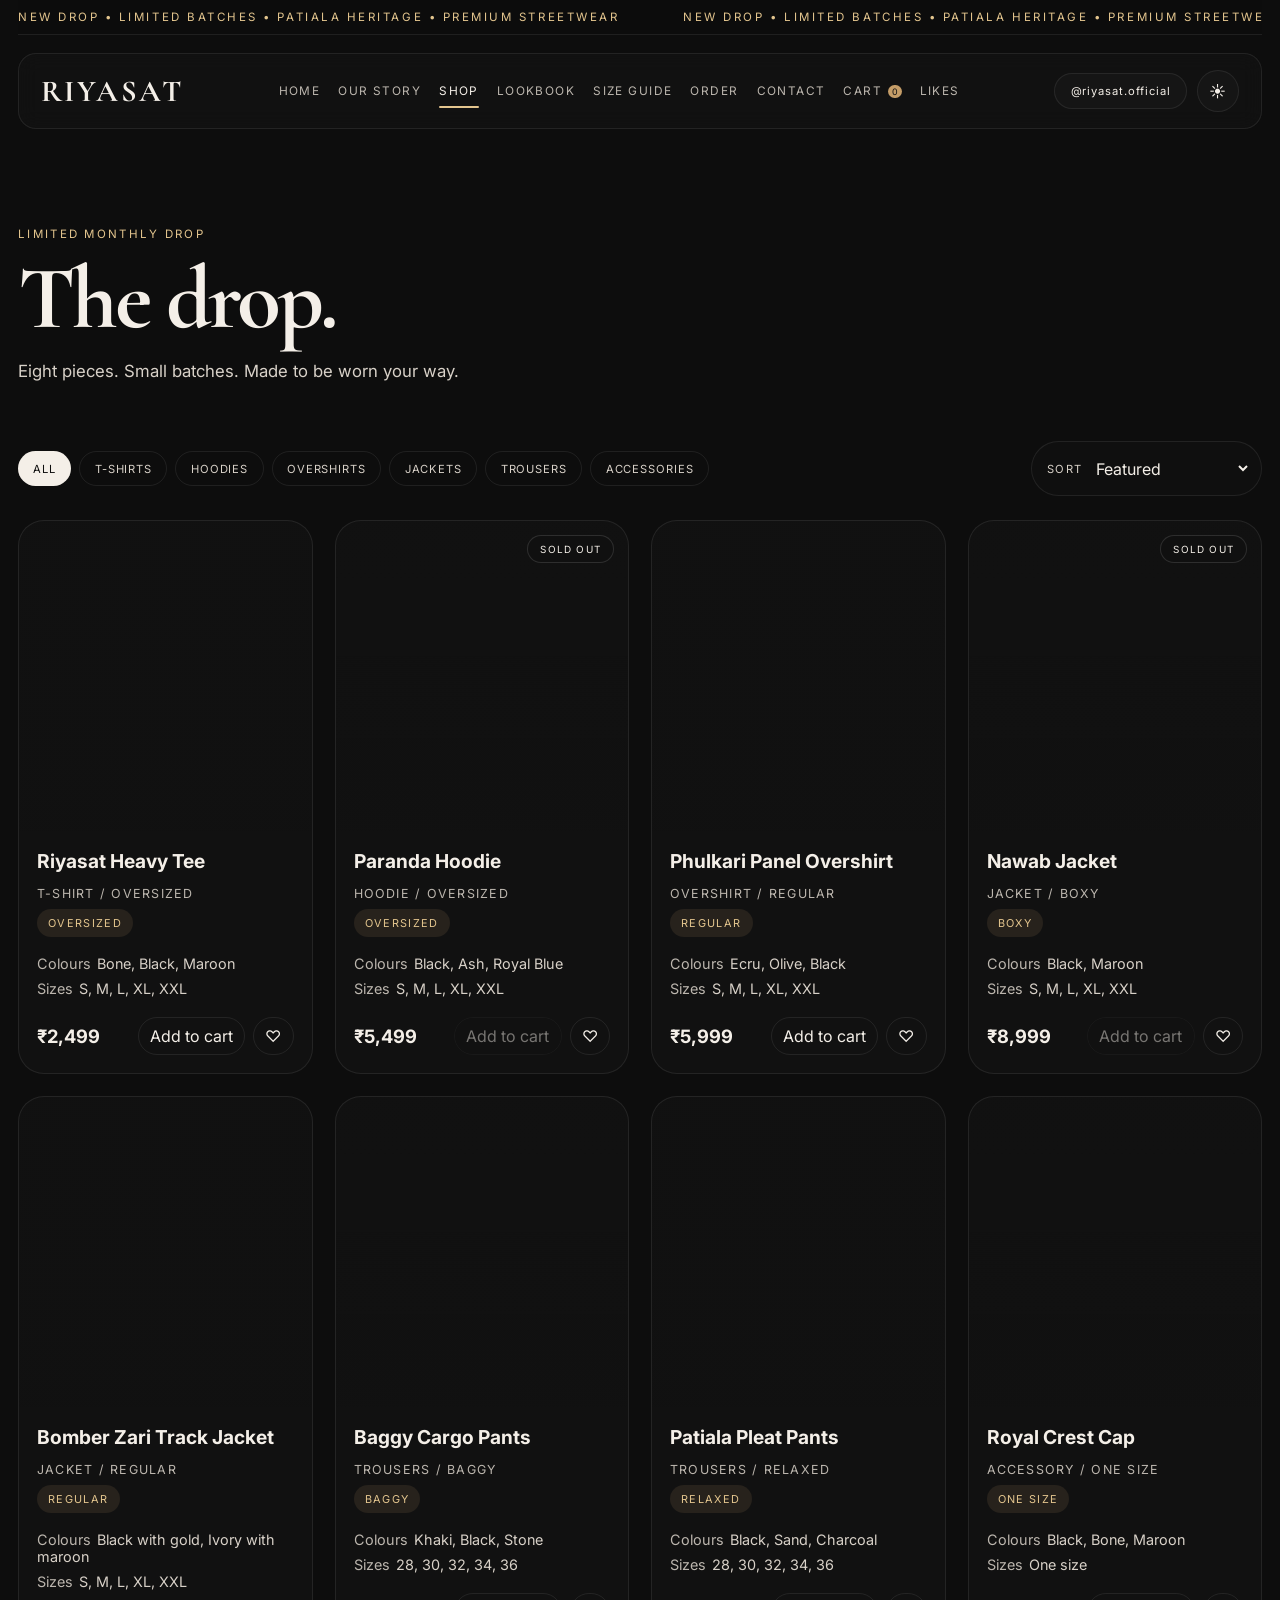
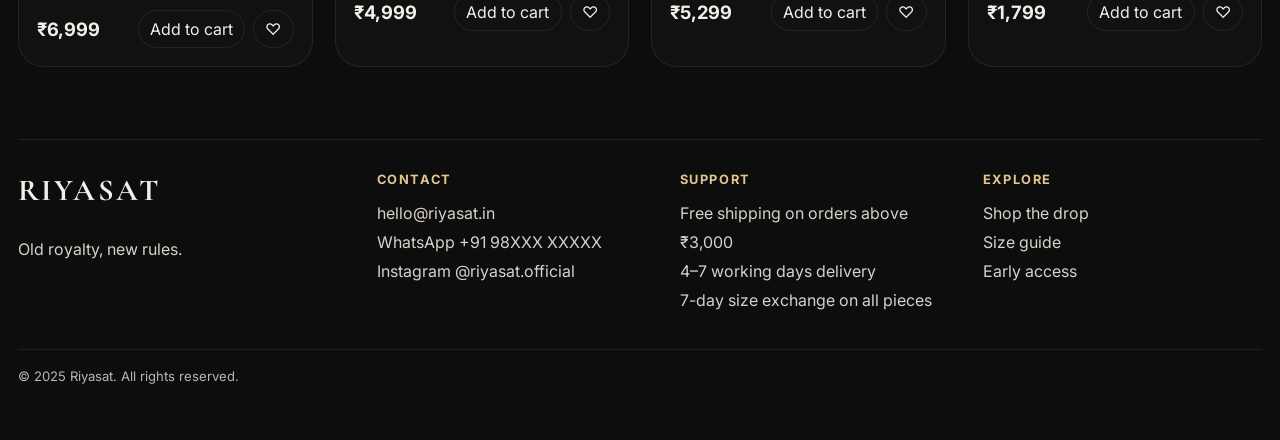
<file: Round 2/shop.html>
<!DOCTYPE html>
<html lang="en">
<head>
  <meta charset="UTF-8"><meta name="viewport" content="width=device-width, initial-scale=1">
  <meta name="description" content="Shop the latest Riyasat limited drop.">
  <title>Shop the Drop | Riyasat</title>
  <link rel="preconnect" href="https://fonts.googleapis.com"><link rel="preconnect" href="https://fonts.gstatic.com" crossorigin>
  <link href="https://fonts.googleapis.com/css2?family=Cormorant+Garamond:wght@500;600;700&family=Inter:wght@400;500;600;700;800;900&display=swap" rel="stylesheet"><link rel="stylesheet" href="styles.css">
</head>
<body data-page="shop">
  <div class="page-shell">
    <div data-shared-header></div>
    <main class="standalone-main">
      <header class="page-intro"><p class="section-tag">Limited monthly drop</p><h1>The drop.</h1><p>Eight pieces. Small batches. Made to be worn your way.</p></header>
      <div class="shop-controls page-shop-controls"><div class="filter-group" aria-label="Filter products">
        <button class="filter-button is-active" data-filter="all" type="button">All</button><button class="filter-button" data-filter="t-shirt" type="button">T-shirts</button><button class="filter-button" data-filter="hoodie" type="button">Hoodies</button><button class="filter-button" data-filter="overshirt" type="button">Overshirts</button><button class="filter-button" data-filter="jacket" type="button">Jackets</button><button class="filter-button" data-filter="trousers" type="button">Trousers</button><button class="filter-button" data-filter="accessory" type="button">Accessories</button>
      </div><label class="sort-wrap"><span>Sort</span><select id="pageSort"><option value="featured">Featured</option><option value="low-high">Price: Low to High</option><option value="high-low">Price: High to Low</option></select></label></div>
      <div class="product-grid" id="pageProductGrid"></div>
    </main>
    <div data-shared-footer></div>
  </div><script src="products.js"></script><script src="pages.js"></script>
</body>
</html>
</file>
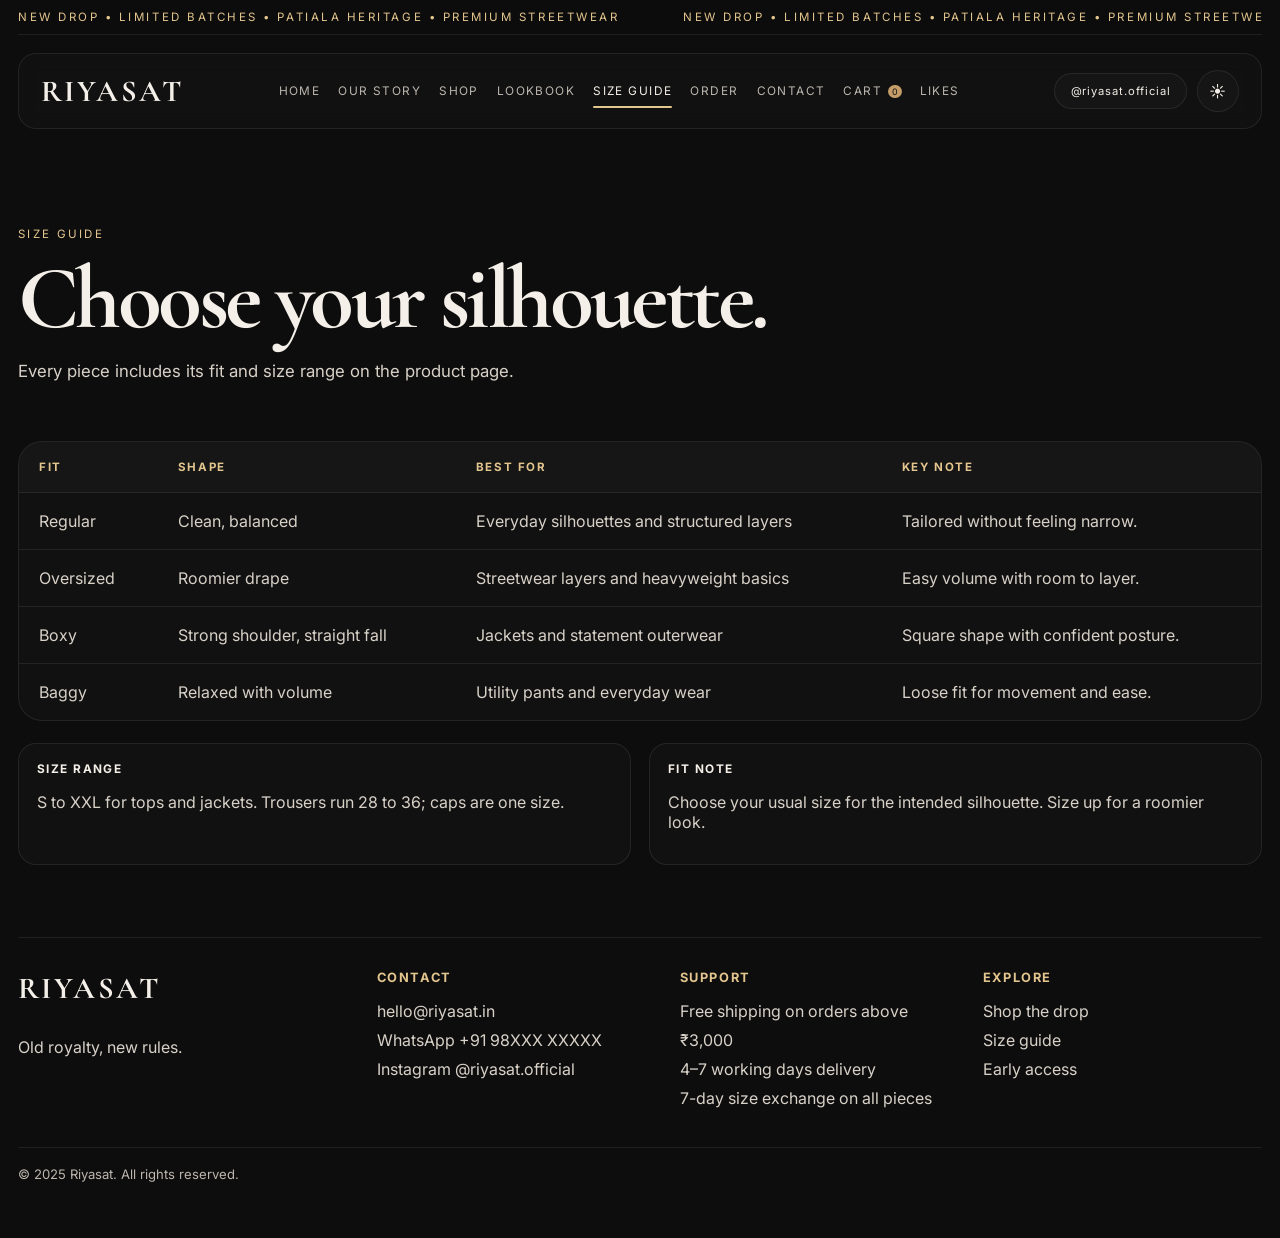
<file: Round 2/size-guide.html>
<!DOCTYPE html>
<html lang="en">
<head>
  <meta charset="UTF-8"><meta name="viewport" content="width=device-width, initial-scale=1">
  <meta name="description" content="Riyasat clothing sizes and fit guide.">
  <title>Size Guide | Riyasat</title>
  <link rel="preconnect" href="https://fonts.googleapis.com"><link rel="preconnect" href="https://fonts.gstatic.com" crossorigin>
  <link href="https://fonts.googleapis.com/css2?family=Cormorant+Garamond:wght@500;600;700&family=Inter:wght@400;500;600;700;800;900&display=swap" rel="stylesheet"><link rel="stylesheet" href="styles.css">
</head>
<body data-page="size-guide">
  <div class="page-shell">
    <div data-shared-header></div>
    <main class="standalone-main">
      <header class="page-intro"><p class="section-tag">Size guide</p><h1>Choose your silhouette.</h1><p>Every piece includes its fit and size range on the product page.</p></header>
      <div class="guide-table-wrap"><table><thead><tr><th>Fit</th><th>Shape</th><th>Best for</th><th>Key note</th></tr></thead><tbody>
        <tr><td>Regular</td><td>Clean, balanced</td><td>Everyday silhouettes and structured layers</td><td>Tailored without feeling narrow.</td></tr>
        <tr><td>Oversized</td><td>Roomier drape</td><td>Streetwear layers and heavyweight basics</td><td>Easy volume with room to layer.</td></tr>
        <tr><td>Boxy</td><td>Strong shoulder, straight fall</td><td>Jackets and statement outerwear</td><td>Square shape with confident posture.</td></tr>
        <tr><td>Baggy</td><td>Relaxed with volume</td><td>Utility pants and everyday wear</td><td>Loose fit for movement and ease.</td></tr>
      </tbody></table></div>
      <div class="size-notes"><div><strong>Size range</strong><p>S to XXL for tops and jackets. Trousers run 28 to 36; caps are one size.</p></div><div><strong>Fit note</strong><p>Choose your usual size for the intended silhouette. Size up for a roomier look.</p></div></div>
    </main>
    <div data-shared-footer></div>
  </div><script src="products.js"></script><script src="pages.js"></script>
</body>
</html>
</file>
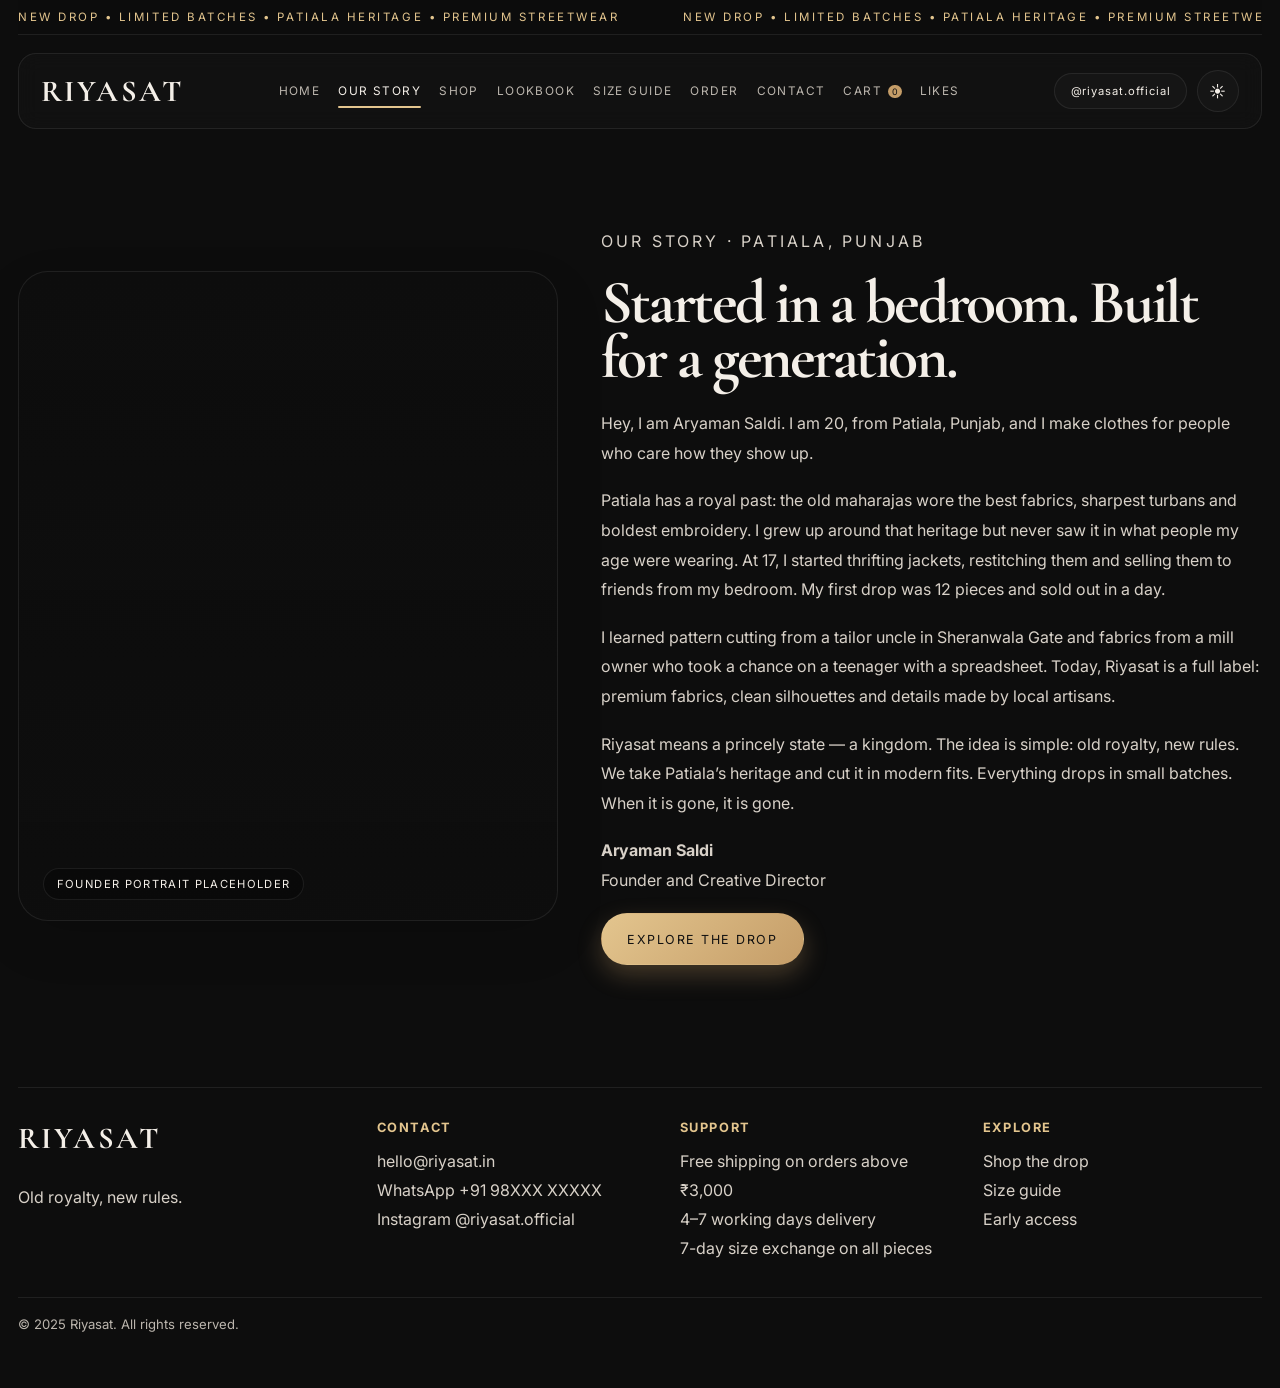
<file: Round 2/story.html>
<!DOCTYPE html>
<html lang="en">
<head>
  <meta charset="UTF-8"><meta name="viewport" content="width=device-width, initial-scale=1">
  <meta name="description" content="The story of Riyasat, a Patiala menswear label by Aryaman Saldi.">
  <title>Our Story | Riyasat</title>
  <link rel="preconnect" href="https://fonts.googleapis.com"><link rel="preconnect" href="https://fonts.gstatic.com" crossorigin>
  <link href="https://fonts.googleapis.com/css2?family=Cormorant+Garamond:wght@500;600;700&family=Inter:wght@400;500;600;700;800;900&display=swap" rel="stylesheet"><link rel="stylesheet" href="styles.css">
</head>
<body data-page="story">
  <div class="page-shell">
    <div data-shared-header></div>
    <main class="standalone-main">
      <section class="story-page">
        <div class="story-page-image founder-photo"><span>Founder portrait placeholder</span></div>
        <div class="story-copy"><p class="section-tag">Our story · Patiala, Punjab</p><h1>Started in a bedroom. Built for a generation.</h1>
          <p>Hey, I am Aryaman Saldi. I am 20, from Patiala, Punjab, and I make clothes for people who care how they show up.</p>
          <p>Patiala has a royal past: the old maharajas wore the best fabrics, sharpest turbans and boldest embroidery. I grew up around that heritage but never saw it in what people my age were wearing. At 17, I started thrifting jackets, restitching them and selling them to friends from my bedroom. My first drop was 12 pieces and sold out in a day.</p>
          <p>I learned pattern cutting from a tailor uncle in Sheranwala Gate and fabrics from a mill owner who took a chance on a teenager with a spreadsheet. Today, Riyasat is a full label: premium fabrics, clean silhouettes and details made by local artisans.</p>
          <p>Riyasat means a princely state — a kingdom. The idea is simple: old royalty, new rules. We take Patiala’s heritage and cut it in modern fits. Everything drops in small batches. When it is gone, it is gone.</p>
          <p><strong>Aryaman Saldi</strong><br>Founder and Creative Director</p><a class="btn btn-primary" href="shop.html">Explore the drop</a>
        </div>
      </section>
    </main>
    <div data-shared-footer></div>
  </div><script src="products.js"></script><script src="pages.js"></script>
</body>
</html>
</file>
<file: Round 2/styles.css>
:root {
  --bg: #0d0d0d;
  --bg-elevated: #181818;
  --surface: #121212;
  --surface-strong: #1a1a1a;
  --card: rgba(255, 255, 255, 0.03);
  --card-strong: rgba(255, 255, 255, 0.05);
  --bone: #f4efe8;
  --bone-soft: #d8d1c8;
  --maroon: #6b1d25;
  --gold: #c59d68;
  --gold-soft: #e3c58e;
  --muted: #bcb6ae;
  --line: rgba(255, 255, 255, 0.08);
  --shadow: rgba(0, 0, 0, 0.45);
  --success: #5ec48e;
  --danger: #eb6f60;
  --accent: #7d2d33;
  --btn-text: #111111;
  --max: 1300px;
  --radius-lg: 30px;
  --radius-md: 20px;
  --radius-sm: 12px;
}

body[data-theme="light"] {
  --bg: #f5f1ea;
  --bg-elevated: #fffdf9;
  --surface: #f1ece6;
  --surface-strong: #eee3d4;
  --card: rgba(17, 17, 17, 0.03);
  --card-strong: rgba(17, 17, 17, 0.06);
  --bone: #181410;
  --bone-soft: #47403d;
  --maroon: #7f2a33;
  --gold: #b77d2e;
  --gold-soft: #e2b871;
  --muted: #5f5954;
  --line: rgba(17, 17, 17, 0.08);
  --shadow: rgba(17, 17, 17, 0.12);
  --btn-text: #f8f4ef;
}

* {
  box-sizing: border-box;
}

html {
  scroll-behavior: smooth;
}

body {
  margin: 0;
  font-family: "Inter", sans-serif;
  background: var(--bg);
  color: var(--bone);
  transition:
    background 0.25s ease,
    color 0.25s ease;
}

a {
  color: inherit;
  text-decoration: none;
}

button,
input,
select,
textarea {
  font: inherit;
}

img {
  max-width: 100%;
  display: block;
}

.page-shell {
  max-width: var(--max);
  margin: 0 auto;
  padding: 0 18px 56px;
}

.marquee-wrap {
  position: sticky;
  top: 0;
  z-index: 30;
  background: rgba(13, 13, 13, 0.7);
  backdrop-filter: blur(10px);
  border-bottom: 1px solid var(--line);
}

body[data-theme="light"] .marquee-wrap {
  background: rgba(245, 241, 234, 0.8);
}

.marquee {
  display: flex;
  gap: 32px;
  white-space: nowrap;
  overflow: hidden;
  font-size: 0.72rem;
  letter-spacing: 0.22em;
  text-transform: uppercase;
  color: var(--gold-soft);
  padding: 10px 0;
}

.marquee span {
  display: inline-block;
  padding-right: 32px;
  animation: marquee 16s linear infinite;
}

@keyframes marquee {
  from {
    transform: translateX(0);
  }
  to {
    transform: translateX(-50%);
  }
}

.topbar {
  position: sticky;
  top: 38px;
  z-index: 40;
  display: flex;
  align-items: center;
  justify-content: space-between;
  gap: 16px;
  background: rgba(18, 18, 18, 0.92);
  border: 1px solid var(--line);
  border-radius: 18px;
  padding: 16px 22px;
  margin: 18px auto 0;
  max-width: var(--max);
  backdrop-filter: blur(10px);
}

body[data-theme="light"] .topbar {
  background: rgba(255, 253, 249, 0.92);
}

.brand {
  font-family: "Cormorant Garamond", serif;
  font-size: clamp(1.9rem, 2vw, 2.5rem);
  letter-spacing: 0.08em;
  font-weight: 700;
}

.brand span {
  display: inline-block;
  line-height: 1;
}

.nav-links {
  display: flex;
  align-items: center;
  justify-content: center;
  gap: 18px;
  font-size: 0.74rem;
  letter-spacing: 0.12em;
  text-transform: uppercase;
  color: var(--muted);
  flex-wrap: wrap;
}

.nav-links a {
  position: relative;
  padding: 5px 0;
  transition: color 0.2s ease;
}

.nav-links a:hover,
.nav-links a:focus-visible,
.nav-links a.is-active {
  color: var(--bone);
}

.nav-links a.is-active::after {
  position: absolute;
  right: 0;
  bottom: -5px;
  left: 0;
  height: 2px;
  border-radius: 2px;
  background: var(--gold-soft);
  content: "";
}

.nav-actions {
  display: flex;
  align-items: center;
  gap: 10px;
}

.mobile-menu-toggle {
  display: none;
  width: 42px;
  height: 42px;
  flex: 0 0 auto;
  flex-direction: column;
  align-items: center;
  justify-content: center;
  gap: 5px;
  border: 1px solid var(--line);
  border-radius: 50%;
  background: rgba(255, 255, 255, 0.02);
  color: var(--bone);
  cursor: pointer;
}

.mobile-menu-toggle span {
  width: 16px;
  height: 1.5px;
  border-radius: 2px;
  background: currentColor;
  transition:
    transform 0.2s ease,
    opacity 0.2s ease;
}

.topbar.menu-open .mobile-menu-toggle span:first-child {
  transform: translateY(6.5px) rotate(45deg);
}

.topbar.menu-open .mobile-menu-toggle span:nth-child(2) {
  opacity: 0;
}

.topbar.menu-open .mobile-menu-toggle span:last-child {
  transform: translateY(-6.5px) rotate(-45deg);
}

.insta-pill {
  display: inline-flex;
  align-items: center;
  justify-content: center;
  padding: 0.65rem 0.95rem;
  border-radius: 999px;
  border: 1px solid var(--line);
  background: rgba(255, 255, 255, 0.02);
  font-size: 0.7rem;
  letter-spacing: 0.08em;
  text-transform: lowercase;
  color: var(--bone);
}

.theme-toggle {
  width: 42px;
  height: 42px;
  border-radius: 50%;
  border: 1px solid var(--line);
  background: rgba(255, 255, 255, 0.02);
  color: var(--bone);
  cursor: pointer;
  transition:
    transform 0.2s ease,
    background 0.2s ease;
}

.theme-toggle:hover {
  transform: translateY(-1px);
}

main {
  padding-top: 22px;
}

.hero {
  display: grid;
  grid-template-columns: 1.04fr 0.96fr;
  align-items: center;
  gap: 38px;
  padding: 52px 0 20px;
}

.eyebrow,
.section-tag {
  margin: 0 0 18px;
  font-size: 0.72rem;
  letter-spacing: 0.2em;
  text-transform: uppercase;
  color: var(--gold-soft);
}

.hero-copy h1 {
  margin: 0;
  font-family: "Cormorant Garamond", serif;
  font-size: clamp(3.3rem, 6vw, 7rem);
  line-height: 0.86;
  letter-spacing: -0.04em;
  font-weight: 600;
  color: var(--bone);
}

.hero-copy h1 span {
  color: var(--gold-soft);
}

.lead {
  max-width: 640px;
  margin-top: 18px;
  color: var(--bone-soft);
  font-size: clamp(1rem, 1.6vw, 1.2rem);
  line-height: 1.8;
}

.cta-row {
  display: flex;
  flex-wrap: wrap;
  gap: 14px;
  margin-top: 28px;
}

.btn {
  display: inline-flex;
  align-items: center;
  justify-content: center;
  gap: 8px;
  min-height: 52px;
  padding: 0.85rem 1.6rem;
  border-radius: 999px;
  border: 1px solid var(--line);
  font-size: 0.78rem;
  letter-spacing: 0.12em;
  text-transform: uppercase;
  cursor: pointer;
  transition:
    transform 0.2s ease,
    box-shadow 0.2s ease,
    background 0.2s ease;
}

.btn:hover {
  transform: translateY(-1px);
}

.btn-primary {
  background: linear-gradient(135deg, var(--gold-soft), var(--gold));
  color: var(--btn-text);
  border-color: transparent;
  box-shadow: 0 10px 25px rgba(197, 157, 104, 0.3);
}

.btn-secondary {
  background: transparent;
  color: var(--bone);
}

.hero-meta {
  display: flex;
  flex-wrap: wrap;
  gap: 18px;
  margin-top: 30px;
}

.hero-meta > div {
  min-width: 120px;
  padding: 12px 14px;
  background: rgba(255, 255, 255, 0.02);
  border: 1px solid var(--line);
  border-radius: var(--radius-sm);
}

.hero-meta span {
  display: block;
  font-size: 0.56rem;
  text-transform: uppercase;
  letter-spacing: 0.16em;
  color: var(--muted);
}

.hero-meta strong {
  display: block;
  margin-top: 10px;
  font-size: 1rem;
}

.hero-visual {
  position: relative;
  min-height: 560px;
  display: flex;
  align-items: center;
  justify-content: center;
}

.hero-card {
  position: relative;
  overflow: hidden;
  border: 1px solid var(--line);
  background: var(--card);
  box-shadow: 0 28px 55px var(--shadow);
}

.hero-card-large {
  width: min(100%, 540px);
  height: 620px;
  border-radius: 34px;
}

.hero-image,
.lookbook-image,
.quick-view-image,
.founder-photo {
  width: 100%;
  height: 100%;
  background-size: cover;
  background-position: center;
}

.image-one {
  background-image:
    linear-gradient(rgba(10, 10, 10, 0.2), rgba(10, 10, 10, 0.38)),
    url("https://images.unsplash.com/photo-1521572267360-ee0c2909d518?auto=format&fit=crop&w=900&q=80");
}

.floating-card {
  position: absolute;
  right: -2%;
  bottom: 34px;
  display: flex;
  flex-direction: column;
  gap: 7px;
  width: min(235px, 42vw);
  background: rgba(17, 17, 17, 0.9);
  border: 1px solid var(--line);
  border-radius: 18px;
  padding: 18px 16px;
  box-shadow: 0 20px 35px rgba(0, 0, 0, 0.2);
}

.floating-card span {
  font-size: 0.7rem;
  letter-spacing: 0.12em;
  text-transform: uppercase;
  color: var(--gold-soft);
}

.floating-card strong {
  font-size: 1.1rem;
}

.floating-card small {
  color: var(--bone-soft);
  line-height: 1.6;
}

.brand-statement {
  position: relative;
  margin-top: 18px;
  padding: 28px 0 18px;
}

.brand-statement p {
  margin: 0;
  padding: 28px 40px;
  background: var(--card);
  border: 1px solid var(--line);
  border-radius: var(--radius-lg);
  color: var(--bone-soft);
  font-family: "Cormorant Garamond", serif;
  font-size: clamp(1.5rem, 2.2vw, 2.7rem);
  line-height: 1.15;
  text-align: center;
}

.glance-grid {
  display: grid;
  grid-template-columns: repeat(auto-fit, minmax(min(180px, 100%), 1fr));
  gap: 16px;
}

.glance-card {
  display: flex;
  flex-direction: column;
  gap: 10px;
  padding: 18px 18px 16px;
  border: 1px solid var(--line);
  border-radius: 18px;
  background: rgba(255, 255, 255, 0.02);
}

.glance-card span {
  color: var(--gold-soft);
  font-size: 0.68rem;
  letter-spacing: 0.12em;
  text-transform: uppercase;
}

.glance-card strong {
  font-size: 0.96rem;
  line-height: 1.5;
}

.section-block {
  padding-top: 72px;
}

.story {
  display: grid;
  grid-template-columns: 0.95fr 1.05fr;
  align-items: center;
  gap: 36px;
}

.founder-visual {
  display: grid;
  place-items: center;
}

.founder-photo {
  width: min(100%, 540px);
  height: 640px;
  border-radius: 34px;
  background-image:
    linear-gradient(rgba(15, 15, 15, 0.2), rgba(15, 15, 15, 0.42)),
    url("https://images.unsplash.com/photo-1500648767791-00dcc994a43e?auto=format&fit=crop&w=900&q=80");
  border: 1px solid var(--line);
  position: relative;
  box-shadow: 0 20px 50px rgba(0, 0, 0, 0.12);
}

.founder-photo span {
  position: absolute;
  bottom: 20px;
  left: 24px;
  background: rgba(0, 0, 0, 0.28);
  padding: 0.52rem 0.8rem;
  border: 1px solid rgba(255, 255, 255, 0.08);
  border-radius: 999px;
  font-size: 0.7rem;
  letter-spacing: 0.12em;
  text-transform: uppercase;
}

.story-copy h2,
.section-heading h2 {
  margin: 0 0 16px;
  font-family: "Cormorant Garamond", serif;
  font-size: clamp(2.5rem, 3vw, 4.25rem);
  line-height: 0.96;
  letter-spacing: -0.04em;
  font-weight: 600;
}

.story-copy p {
  color: var(--bone-soft);
  line-height: 1.8;
  margin: 0 0 18px;
  font-size: 1rem;
}

.story-facts {
  display: grid;
  grid-template-columns: repeat(3, minmax(120px, 1fr));
  gap: 16px;
  margin-top: 28px;
}

.story-facts div {
  padding: 18px 18px 14px;
  border-radius: 18px;
  background: rgba(255, 255, 255, 0.02);
  border: 1px solid var(--line);
}

.story-facts strong {
  display: block;
  font-size: 1.5rem;
  margin-bottom: 8px;
  color: var(--gold-soft);
}

.story-facts span {
  color: var(--muted);
  font-size: 0.8rem;
  text-transform: uppercase;
  letter-spacing: 0.11em;
}

.section-heading {
  display: flex;
  align-items: end;
  justify-content: space-between;
  gap: 18px;
  margin-bottom: 28px;
}

.section-heading.single-line {
  display: block;
}

.shop-controls {
  display: flex;
  align-items: center;
  justify-content: flex-end;
  gap: 18px;
  flex-wrap: wrap;
}

.filter-group {
  display: flex;
  align-items: center;
  gap: 8px;
  flex-wrap: wrap;
  justify-content: flex-end;
}

.filter-button {
  border: 1px solid var(--line);
  border-radius: 999px;
  background: transparent;
  color: var(--bone-soft);
  padding: 0.6rem 0.9rem;
  cursor: pointer;
  font-size: 0.7rem;
  letter-spacing: 0.08em;
  text-transform: uppercase;
  transition: all 0.2s ease;
}

.filter-button.is-active {
  background: var(--bone);
  color: var(--bg);
  border-color: transparent;
}

.sort-wrap {
  display: flex;
  align-items: center;
  gap: 10px;
  padding: 0.35rem 0.6rem 0.35rem 0.9rem;
  border-radius: 999px;
  border: 1px solid var(--line);
  background: rgba(255, 255, 255, 0.01);
  color: var(--bone-soft);
}

.sort-wrap span {
  font-size: 0.7rem;
  letter-spacing: 0.12em;
  text-transform: uppercase;
}

.sort-wrap select {
  background: transparent;
  color: var(--bone);
  border: none;
  padding: 0.6rem 0.2rem 0.6rem 0;
  outline: none;
}

.product-grid {
  display: grid;
  grid-template-columns: repeat(4, minmax(220px, 1fr));
  gap: 22px;
}

.product-card {
  position: relative;
  overflow: hidden;
  background: linear-gradient(
    180deg,
    rgba(255, 255, 255, 0.02),
    rgba(255, 255, 255, 0.02)
  );
  border: 1px solid var(--line);
  border-radius: 26px;
  transition:
    transform 0.2s ease,
    border-color 0.2s ease;
  cursor: pointer;
}

.product-card:hover {
  transform: translateY(-4px);
  border-color: rgba(197, 157, 104, 0.5);
}

.product-image {
  position: relative;
  height: 310px;
  background-size: cover;
  background-position: center;
}

.sold-out-badge {
  position: absolute;
  top: 14px;
  right: 14px;
  display: inline-flex;
  align-items: center;
  justify-content: center;
  padding: 0.45rem 0.75rem;
  border-radius: 999px;
  background: rgba(17, 17, 17, 0.72);
  border: 1px solid rgba(255, 255, 255, 0.12);
  font-size: 0.62rem;
  letter-spacing: 0.12em;
  text-transform: uppercase;
  pointer-events: none;
}

.product-info {
  padding: 18px 18px 20px;
}

.product-head {
  display: flex;
  align-items: center;
  justify-content: space-between;
  gap: 10px;
}

.product-head h3 {
  margin: 0;
  font-size: 1.2rem;
  line-height: 1.3;
}

.product-meta {
  margin-top: 12px;
  color: var(--muted);
  font-size: 0.78rem;
  letter-spacing: 0.1em;
  text-transform: uppercase;
}

.product-fit {
  display: inline-flex;
  align-items: center;
  justify-content: center;
  margin-top: 8px;
  padding: 0.45rem 0.7rem;
  border-radius: 999px;
  background: rgba(197, 157, 104, 0.12);
  color: var(--gold-soft);
  font-size: 0.68rem;
  text-transform: uppercase;
  letter-spacing: 0.12em;
}

.product-specs {
  margin: 18px 0 0;
  padding: 0;
  list-style: none;
  display: grid;
  gap: 8px;
  color: var(--bone-soft);
  font-size: 0.9rem;
}

.product-specs li span {
  color: var(--muted);
  margin-right: 6px;
}

.product-footer {
  display: flex;
  align-items: center;
  justify-content: space-between;
  gap: 14px;
  margin-top: 18px;
}

.price {
  font-weight: 700;
  font-size: 1.15rem;
}

.action-row {
  display: flex;
  gap: 8px;
}

.text-button {
  border: 1px solid var(--line);
  background: transparent;
  color: var(--bone);
  border-radius: 999px;
  min-height: 38px;
  padding: 0.5rem 0.7rem;
  cursor: pointer;
}

.lookbook-grid {
  display: grid;
  grid-template-columns: 1.3fr 1fr 1fr;
  grid-auto-rows: minmax(220px, auto);
  gap: 20px;
}

.lookbook-card {
  position: relative;
  overflow: hidden;
  border-radius: 24px;
  border: 1px solid var(--line);
  background: rgba(255, 255, 255, 0.02);
}

.lookbook-card.tall {
  grid-row: span 2;
}

.lookbook-card.wide {
  grid-column: span 2;
}

.lookbook-image {
  height: 100%;
  min-height: 240px;
}

.image-two {
  background-image:
    linear-gradient(rgba(10, 10, 10, 0.18), rgba(10, 10, 10, 0.38)),
    url("https://images.unsplash.com/photo-1515886657613-9f3515b0c78f?auto=format&fit=crop&w=900&q=80");
}

.image-three {
  background-image:
    linear-gradient(rgba(10, 10, 10, 0.16), rgba(10, 10, 10, 0.42)),
    url("https://images.unsplash.com/photo-1529139574466-a303027c1d8b?auto=format&fit=crop&w=900&q=80");
}

.image-four {
  background-image:
    linear-gradient(rgba(10, 10, 10, 0.16), rgba(10, 10, 10, 0.42)),
    url("https://images.unsplash.com/photo-1504593811423-6dd665756598?auto=format&fit=crop&w=900&q=80");
}

.image-five {
  background-image:
    linear-gradient(rgba(10, 10, 10, 0.12), rgba(10, 10, 10, 0.42)),
    url("https://images.unsplash.com/photo-1483985988355-763728e1935b?auto=format&fit=crop&w=1200&q=80");
}

.lookbook-copy {
  position: absolute;
  inset: auto 0 0 0;
  padding: 18px 18px 22px;
  background: linear-gradient(
    0deg,
    rgba(17, 17, 17, 0.76),
    rgba(17, 17, 17, 0.1)
  );
}

.lookbook-copy span {
  display: block;
  color: var(--gold-soft);
  text-transform: uppercase;
  letter-spacing: 0.12em;
  font-size: 0.62rem;
}

.lookbook-copy h3 {
  margin: 0.5rem 0 0;
  font-size: 1.3rem;
  line-height: 1.2;
}

.guide-table-wrap {
  overflow-x: auto;
  border-radius: 24px;
  border: 1px solid var(--line);
  background: rgba(255, 255, 255, 0.02);
}

table {
  width: 100%;
  border-collapse: collapse;
  min-width: 720px;
}

thead th {
  text-align: left;
  padding: 18px 20px;
  background: rgba(255, 255, 255, 0.02);
  font-size: 0.72rem;
  text-transform: uppercase;
  letter-spacing: 0.14em;
  color: var(--gold-soft);
}

tbody td {
  padding: 18px 20px;
  border-top: 1px solid var(--line);
  color: var(--bone-soft);
}

.size-notes {
  display: grid;
  grid-template-columns: repeat(2, minmax(220px, 1fr));
  gap: 18px;
  margin-top: 22px;
}

.size-notes div {
  padding: 18px 18px 16px;
  border: 1px solid var(--line);
  border-radius: 18px;
  background: rgba(255, 255, 255, 0.02);
  color: var(--bone-soft);
}

.size-notes strong {
  display: block;
  margin-bottom: 8px;
  color: var(--bone);
  text-transform: uppercase;
  letter-spacing: 0.12em;
  font-size: 0.74rem;
}

.order-layout {
  display: grid;
  grid-template-columns: 1.15fr 0.85fr;
  gap: 26px;
  align-items: start;
}

.order-form {
  display: grid;
  grid-template-columns: 1fr;
  gap: 18px;
  padding: 24px;
  border-radius: 28px;
  border: 1px solid var(--line);
  background: rgba(255, 255, 255, 0.02);
}

.form-grid {
  display: grid;
  grid-template-columns: repeat(2, minmax(180px, 1fr));
  gap: 18px 20px;
}

.field {
  display: flex;
  flex-direction: column;
  gap: 8px;
}

.field-wide {
  grid-column: 1 / -1;
}

.field label,
.payment-group > span {
  font-size: 0.72rem;
  text-transform: uppercase;
  letter-spacing: 0.12em;
  color: var(--muted);
}

input,
select,
textarea {
  width: 100%;
  background: rgba(255, 255, 255, 0.02);
  border: 1px solid var(--line);
  border-radius: 14px;
  color: var(--bone);
  padding: 0.95rem 1rem;
  outline: none;
  transition:
    border-color 0.2s ease,
    box-shadow 0.2s ease;
}

input:focus,
select:focus,
textarea:focus {
  border-color: rgba(197, 157, 104, 0.7);
  box-shadow: 0 0 0 3px rgba(197, 157, 104, 0.12);
}

input.invalid,
select.invalid,
textarea.invalid {
  border-color: rgba(235, 111, 96, 0.9);
  box-shadow: 0 0 0 3px rgba(235, 111, 96, 0.12);
}

textarea {
  resize: vertical;
  min-height: 120px;
}

.error-message {
  min-height: 18px;
  color: var(--danger);
  font-size: 0.78rem;
  line-height: 1.4;
}

.radio-row {
  display: flex;
  flex-wrap: wrap;
  gap: 12px 18px;
  margin-top: 6px;
}

.radio-row label,
.checkbox-row label {
  display: inline-flex;
  align-items: center;
  gap: 8px;
  color: var(--bone-soft);
  font-size: 0.95rem;
}

.checkbox-row {
  gap: 8px;
}

.checkbox-row input {
  width: 18px;
  height: 18px;
  accent-color: var(--gold);
}

.order-summary-card {
  position: sticky;
  top: 110px;
  display: flex;
  flex-direction: column;
  gap: 14px;
  padding: 22px 20px;
  border-radius: 24px;
  border: 1px solid var(--line);
  background: linear-gradient(
    180deg,
    rgba(255, 255, 255, 0.02),
    rgba(255, 255, 255, 0.01)
  );
}

.order-summary-card h3 {
  margin: 0;
  font-size: 1.25rem;
}

.summary-row {
  display: flex;
  align-items: center;
  justify-content: space-between;
  gap: 10px;
  color: var(--bone-soft);
  padding-bottom: 10px;
  border-bottom: 1px solid var(--line);
}

.summary-row strong {
  color: var(--bone);
}

.shipping-message {
  margin: 0;
  color: var(--gold-soft);
  line-height: 1.6;
  font-size: 0.9rem;
}

.submit-btn {
  width: 100%;
  margin-top: 8px;
}

.hidden {
  display: none !important;
}

.success-state {
  margin-top: 24px;
}

.success-card {
  padding: 28px 30px;
  border: 1px solid rgba(94, 196, 142, 0.35);
  background: rgba(94, 196, 142, 0.06);
  border-radius: 28px;
}

.success-card h3 {
  margin: 0 0 18px;
  font-family: "Cormorant Garamond", serif;
  font-size: clamp(2rem, 3vw, 3.1rem);
  line-height: 1;
}

.summary-detail-grid {
  display: grid;
  grid-template-columns: repeat(3, minmax(130px, 1fr));
  gap: 16px 20px;
}

.summary-detail-grid div {
  display: flex;
  flex-direction: column;
  gap: 8px;
  padding: 14px 16px;
  border-radius: 16px;
  background: rgba(255, 255, 255, 0.02);
  border: 1px solid var(--line);
}

.summary-detail-grid span {
  color: var(--muted);
  font-size: 0.7rem;
  text-transform: uppercase;
  letter-spacing: 0.12em;
}

.site-footer {
  margin-top: 72px;
  padding-top: 32px;
  border-top: 1px solid var(--line);
}

.footer-grid {
  display: grid;
  grid-template-columns: 1.2fr 1fr 1fr 1fr;
  gap: 24px;
}

.footer-brand {
  display: inline-block;
  margin-bottom: 10px;
}

.footer-grid h4 {
  margin: 0 0 12px;
  font-size: 0.8rem;
  letter-spacing: 0.12em;
  text-transform: uppercase;
  color: var(--gold-soft);
}

.footer-grid p,
.footer-grid li {
  color: var(--bone-soft);
  line-height: 1.8;
}

.footer-grid ul {
  margin: 0;
  padding: 0;
  list-style: none;
}

.copyright {
  margin-top: 34px;
  padding-top: 18px;
  border-top: 1px solid var(--line);
  color: var(--muted);
  font-size: 0.82rem;
}

.modal {
  position: fixed;
  inset: 0;
  z-index: 200;
  display: grid;
  place-items: center;
  padding: 22px;
}

.modal-backdrop {
  position: absolute;
  inset: 0;
  background: rgba(0, 0, 0, 0.72);
}

.modal-card {
  position: relative;
  z-index: 1;
  width: min(860px, 100%);
  display: grid;
  grid-template-columns: 1fr 1fr;
  background: var(--bg-elevated);
  border: 1px solid var(--line);
  border-radius: 30px;
  overflow: hidden;
  box-shadow: 0 30px 80px rgba(0, 0, 0, 0.5);
}

.modal-media {
  min-height: 430px;
  border-right: 1px solid var(--line);
  background: rgba(255, 255, 255, 0.02);
}

.quick-view-image {
  height: 100%;
  background-size: cover;
  background-position: center;
}

.modal-copy {
  padding: 22px 24px 28px;
}

.modal-copy h3 {
  margin: 0 0 8px;
  font-size: clamp(2rem, 2vw, 2.6rem);
  font-family: "Cormorant Garamond", serif;
  line-height: 0.96;
}

.modal-price {
  margin: 12px 0 18px;
  font-size: 1.5rem;
  color: var(--gold-soft);
  font-weight: 700;
}

.modal-specs {
  margin: 0 0 20px;
  padding-left: 18px;
  color: var(--bone-soft);
  line-height: 1.8;
}

.modal-close {
  position: absolute;
  top: 14px;
  right: 14px;
  width: 38px;
  height: 38px;
  border: 1px solid var(--line);
  border-radius: 50%;
  background: rgba(0, 0, 0, 0.2);
  color: var(--bone);
  cursor: pointer;
  font-size: 1.7rem;
  z-index: 2;
}

.reveal {
  opacity: 0;
  transform: translateY(22px);
  transition:
    opacity 650ms ease var(--reveal-delay, 0ms),
    transform 650ms cubic-bezier(0.2, 0.7, 0.2, 1) var(--reveal-delay, 0ms);
}

.reveal.is-visible {
  opacity: 1;
  transform: translateY(0);
}

[data-cart-count] {
  display: inline-grid;
  min-width: 1.5em;
  height: 1.5em;
  place-items: center;
  margin-left: 0.2em;
  border-radius: 50%;
  background: var(--gold);
  color: #111;
  font-size: 0.75em;
  letter-spacing: 0;
}

.standalone-main {
  min-height: 55vh;
  padding-top: 48px;
}

.page-intro {
  max-width: 850px;
  padding: 50px 0 38px;
}

.page-intro h1,
.story-copy h1,
.product-detail-copy h1,
.empty-state h1 {
  margin: 0;
  font-family: "Cormorant Garamond", serif;
  font-size: clamp(3rem, 7vw, 6.5rem);
  line-height: 0.9;
  letter-spacing: -0.04em;
}

.page-intro > p:not(.section-tag) {
  max-width: 650px;
  color: var(--bone-soft);
  line-height: 1.8;
  font-size: 1.05rem;
}

.page-shop-controls {
  justify-content: space-between;
  margin-bottom: 24px;
}

.product-card-link {
  display: block;
}

.product-card-link:hover h3 {
  color: var(--gold-soft);
}

.product-actions {
  padding: 0 18px 18px;
  margin-top: 0;
}

.action-row .text-button:disabled,
.detail-actions .btn:disabled {
  opacity: 0.45;
  cursor: not-allowed;
}

.like-button.is-liked,
.page-like.is-liked {
  color: #e58b91;
  border-color: rgba(229, 139, 145, 0.5);
}

.story-page {
  display: grid;
  grid-template-columns: 0.9fr 1.1fr;
  align-items: center;
  gap: 42px;
  padding: 50px 0;
}

.story-page-image {
  min-height: 650px;
  border-radius: 30px;
}

.story-copy h1 {
  margin-bottom: 24px;
  font-size: clamp(2.8rem, 4.8vw, 5rem);
}

.story-copy p {
  color: var(--bone-soft);
  line-height: 1.85;
}

.contact-grid {
  display: grid;
  grid-template-columns: repeat(3, minmax(0, 1fr));
  gap: 18px;
}

.contact-form {
  margin-top: 28px;
}

.form-note {
  margin: 0;
  color: var(--muted);
  font-size: 0.85rem;
  line-height: 1.6;
}

.contact-card {
  display: flex;
  min-height: 200px;
  flex-direction: column;
  justify-content: space-between;
  gap: 12px;
  padding: 24px;
  border: 1px solid var(--line);
  border-radius: 24px;
  background: var(--card);
}

.contact-card span,
.contact-card small {
  color: var(--muted);
}

.contact-card strong {
  font-size: clamp(1.2rem, 2vw, 1.7rem);
  overflow-wrap: anywhere;
}

.contact-card:hover {
  border-color: var(--gold);
}

.info-band {
  display: grid;
  grid-template-columns: max-content 1fr;
  gap: 10px 20px;
  margin-top: 28px;
  padding: 24px;
  border: 1px solid var(--line);
  border-radius: 22px;
  color: var(--bone-soft);
}

.info-band p {
  margin: 0;
}

.product-detail {
  display: grid;
  grid-template-columns: 1fr 0.9fr;
  gap: clamp(28px, 6vw, 80px);
  align-items: start;
  padding: 42px 0;
}

.product-detail-image {
  min-height: 700px;
  border: 1px solid var(--line);
  border-radius: 30px;
  background-size: cover;
  background-position: center;
}

.product-detail-copy {
  position: sticky;
  top: 110px;
  padding-top: 28px;
}

.product-detail-copy h1 {
  font-size: clamp(3rem, 5vw, 5.6rem);
}

.product-detail-price {
  margin: 22px 0;
  color: var(--gold-soft);
  font-size: 1.8rem;
  font-weight: 700;
}

.product-detail-price small {
  color: var(--muted);
  font-size: 0.8rem;
  font-weight: 400;
}

.product-detail-description,
.product-detail-fit {
  color: var(--bone-soft);
  line-height: 1.8;
}

.detail-field {
  display: flex;
  flex-direction: column;
  gap: 8px;
  margin-top: 16px;
  color: var(--muted);
  font-size: 0.72rem;
  text-transform: uppercase;
  letter-spacing: 0.12em;
}

.detail-actions {
  display: flex;
  flex-wrap: wrap;
  gap: 12px;
  margin-top: 22px;
}

.text-link {
  display: inline-block;
  margin-top: 18px;
  color: var(--gold-soft);
}

.cart-layout {
  display: grid;
  grid-template-columns: 1fr 320px;
  gap: 24px;
  align-items: start;
}

.cart-items {
  display: grid;
  gap: 14px;
}

.cart-row {
  display: grid;
  grid-template-columns: 110px minmax(0, 1fr) auto auto;
  align-items: center;
  gap: 18px;
  padding: 14px;
  border: 1px solid var(--line);
  border-radius: 20px;
  background: var(--card);
}

.cart-image {
  height: 120px;
  border-radius: 14px;
  background-size: cover;
  background-position: center;
}

.cart-row-info h2 {
  margin: 0 0 8px;
  font-size: 1.1rem;
}

.cart-row-info p {
  color: var(--muted);
}

.cart-quantity {
  display: flex;
  align-items: center;
  gap: 12px;
}

.cart-quantity button {
  width: 34px;
  height: 34px;
  border: 1px solid var(--line);
  border-radius: 50%;
  background: transparent;
  color: var(--bone);
  cursor: pointer;
}

.cart-total {
  position: sticky;
  top: 110px;
  display: grid;
  gap: 12px;
  padding: 22px;
  border: 1px solid var(--line);
  border-radius: 22px;
  background: var(--card);
}

.cart-total h2,
.cart-total p {
  margin: 0;
}

.cart-total p {
  font-size: 1.8rem;
  font-weight: 700;
}

.cart-total span {
  color: var(--gold-soft);
}

.cart-total .btn {
  margin-top: 8px;
}

.empty-state {
  padding: 70px 0;
  text-align: center;
}

.empty-state p {
  color: var(--bone-soft);
}

@media (max-width: 1024px) {
  .hero,
  .story,
  .order-layout,
  .story-page,
  .product-detail,
  .cart-layout,
  .footer-grid,
  .modal-card {
    grid-template-columns: 1fr;
  }

  .product-grid {
    grid-template-columns: repeat(2, minmax(220px, 1fr));
  }

  .lookbook-grid {
    grid-template-columns: repeat(2, minmax(200px, 1fr));
  }

  .lookbook-card.wide {
    grid-column: span 2;
  }

  .topbar {
    top: 30px;
  }

  .product-detail-copy,
  .cart-total {
    position: static;
  }
}

@media (max-width: 1000px) {
  .topbar {
    flex-wrap: nowrap;
    justify-content: space-between;
  }

  .nav-actions {
    margin-left: auto;
  }

  .mobile-menu-toggle {
    display: inline-flex;
  }

  .nav-links {
    position: absolute;
    top: calc(100% + 8px);
    right: 0;
    left: 0;
    z-index: 41;
    display: none;
    align-items: stretch;
    justify-content: flex-start;
    flex-direction: column;
    gap: 0;
    width: auto;
    max-height: calc(100vh - 120px);
    overflow-y: auto;
    padding: 8px 14px;
    border: 1px solid var(--line);
    border-radius: 16px;
    background: rgba(18, 18, 18, 0.98);
    box-shadow: 0 18px 40px rgba(0, 0, 0, 0.3);
    font-size: 0.75rem;
  }

  body[data-theme="light"] .nav-links {
    background: rgba(255, 253, 249, 0.98);
  }

  .topbar.menu-open .nav-links {
    display: flex;
    animation: navDrop 0.18s ease-out;
  }

  .nav-links a {
    padding: 13px 8px;
    border-bottom: 1px solid var(--line);
  }

  .nav-links a:last-child {
    border-bottom: 0;
  }

  .nav-links a.is-active::after {
    right: auto;
    bottom: 7px;
    width: 28px;
  }

  .insta-pill {
    display: none;
  }
}

@keyframes navDrop {
  from {
    opacity: 0;
    transform: translateY(-6px);
  }

  to {
    opacity: 1;
    transform: translateY(0);
  }
}

@media (max-width: 680px) {
  .page-shell {
    padding: 0 12px 36px;
  }

  .topbar {
    top: 22px;
    padding: 14px 16px;
  }

  .brand {
    font-size: 1.8rem;
  }

  .hero {
    padding-top: 30px;
  }

  .hero-copy h1 {
    font-size: 3.4rem;
  }

  .hero-meta {
    display: grid;
    grid-template-columns: repeat(2, minmax(120px, 1fr));
  }

  .form-grid,
  .product-grid,
  .size-notes,
  .summary-detail-grid {
    grid-template-columns: 1fr;
  }

  .lookbook-grid {
    grid-template-columns: 1fr;
  }

  .lookbook-card.wide {
    grid-column: auto;
  }

  .order-form {
    padding: 18px 16px;
  }

  .floating-card {
    right: 12px;
    bottom: 18px;
    width: min(220px, 80%);
  }

  .story-page-image,
  .product-detail-image {
    min-height: 430px;
  }

  .contact-grid {
    grid-template-columns: 1fr;
  }

  .info-band {
    grid-template-columns: 1fr;
  }

  .cart-row {
    grid-template-columns: 82px 1fr;
  }

  .cart-image {
    height: 95px;
  }

  .cart-quantity {
    grid-column: 2;
  }

  .cart-row > .text-button {
    grid-column: 2;
    justify-self: start;
  }
}

@media (prefers-reduced-motion: reduce) {
  html {
    scroll-behavior: auto;
  }

  .reveal,
  .reveal.is-visible {
    opacity: 1;
    transform: none;
    transition: none;
  }

  .topbar.menu-open .nav-links {
    animation: none;
  }
}
</file>
